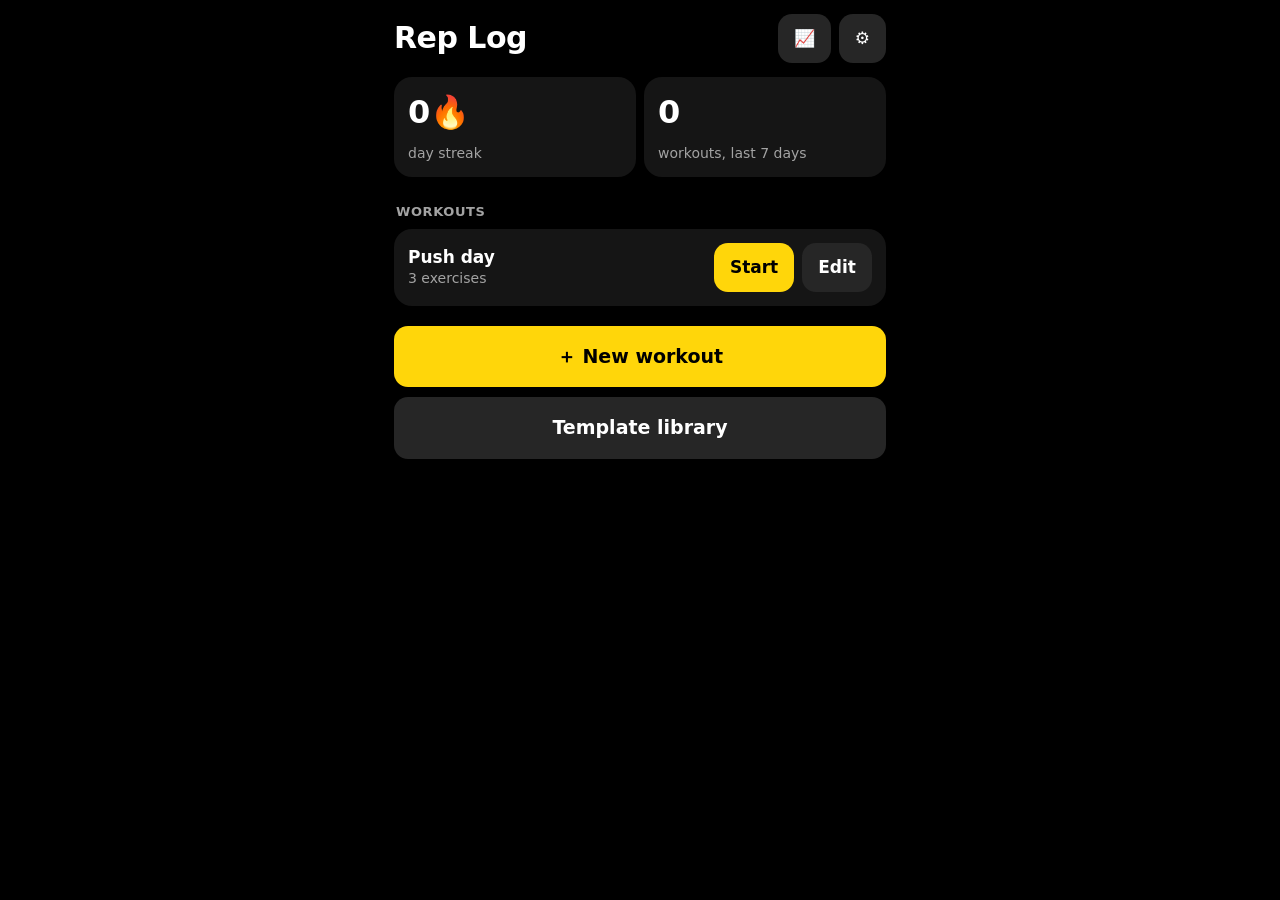
<file: index.html>
<!doctype html>
<html lang="en"><head><meta charset="utf-8">
<meta name="viewport" content="width=device-width, initial-scale=1, viewport-fit=cover">
<meta name="apple-mobile-web-app-capable" content="yes"><meta name="mobile-web-app-capable" content="yes">
<meta name="apple-mobile-web-app-status-bar-style" content="black-translucent"><meta name="theme-color" content="#000000">
<link rel="manifest" href="manifest.json"><link rel="apple-touch-icon" href="icon-192.png">
<title>Rep Log</title>
<style>
:root{color-scheme:dark;--bg:#000;--s:#151515;--s2:#262626;--tx:#fff;--mu:#a3a3a3;--ac:#ffd60a;--rest:#4db2ff;--bad:#ff5a4d;box-sizing:border-box;padding-top:env(safe-area-inset-top,0px);padding-bottom:env(safe-area-inset-bottom,0px)}
html{scroll-padding-top:env(safe-area-inset-top,0px)}
*{box-sizing:border-box;-webkit-tap-highlight-color:transparent}
body{margin:0;background:var(--bg);color:var(--tx);font:17px/1.35 system-ui,-apple-system,"Segoe UI",Roboto,sans-serif}
#app{max-width:520px;margin:0 auto;padding:14px 14px 40px}
header{display:flex;justify-content:space-between;align-items:center;margin-bottom:14px}
h1{font-size:30px;margin:0;font-weight:800;letter-spacing:-.5px}
button{font:inherit;font-weight:700;border:0;border-radius:14px;padding:13px 16px;background:var(--s2);color:var(--tx);cursor:pointer}
button:active{transform:scale(.97)}
button:focus-visible,input:focus-visible,select:focus-visible{outline:3px solid var(--ac);outline-offset:2px}
.ac{background:var(--ac);color:#000}.bad{color:var(--bad)}.ghost{background:transparent;color:var(--mu);padding:10px 12px}
.big{width:100%;padding:18px;font-size:19px;margin-top:10px;background:var(--ac);color:#000}
.big.alt{background:var(--s2);color:var(--tx)}
.card{background:var(--s);border-radius:18px;padding:14px;margin-bottom:10px;display:flex;gap:10px;align-items:center;justify-content:space-between}
.card.col{flex-direction:column;align-items:stretch}
.card small,.mu{color:var(--mu);display:block;font-size:14px;font-weight:500}
.sec{color:var(--mu);font-size:13px;font-weight:700;text-transform:uppercase;letter-spacing:.6px;margin:16px 2px 8px}
.row{display:flex;gap:8px;flex-wrap:wrap}.row>*{flex:1}
.nf{flex:none!important}
input,select{width:100%;font:inherit;color:var(--tx);background:var(--s2);border:0;border-radius:12px;padding:12px}
input.name{font-size:22px;font-weight:700;margin-bottom:12px}
input[type=checkbox]{width:22px;height:22px;accent-color:var(--ac)}
label{font-size:13px;color:var(--mu);font-weight:600;min-width:70px}
label input,label select{margin-top:4px;color:var(--tx);font-size:17px}
.run{min-height:calc(100dvh - 60px);display:flex;flex-direction:column;text-align:center}
.ph{font-size:20px;font-weight:800;margin-top:8px}
.time{font-size:clamp(88px,30vw,170px);font-weight:800;font-variant-numeric:tabular-nums;line-height:1;margin:auto 0}
.bar{height:8px;background:var(--s2);border-radius:4px;overflow:hidden;margin:10px 0}.bar i{display:block;height:100%;width:0;background:currentColor}
.nxt{color:var(--mu);margin:10px 0 14px}
.stat{font-size:32px;font-weight:800}
.dots{display:flex;gap:6px;margin-bottom:10px}
.dot{flex:1;height:36px;border-radius:10px;background:var(--s2);display:grid;place-items:center;font-size:13px;font-weight:700;color:var(--mu)}
.dot.on{background:var(--ac);color:#000}
.chk{display:flex;gap:10px;align-items:center;color:var(--tx);font-size:16px;margin-top:10px}
</style></head><body><div id="app"></div>
<script>
const app=document.getElementById('app'),$=s=>document.querySelector(s);
const esc=s=>String(s).replace(/[&<>"]/g,c=>({'&':'&amp;','<':'&lt;','>':'&gt;','"':'&quot;'}[c]));
const SEED=[{id:1,name:'Push day',days:[],ex:[{n:'Push up',t:'r',v:10,s:3,r:60},{n:'Sit up',t:'r',v:38,s:3,r:60},{n:'L sit hold',t:'t',v:30,s:3,r:60}]}];
const TPL=[
['Push day',[['Push-up','r',12,3,60,'Elbows tucked, body straight'],['Pike push-up','r',8,3,60,'Hips high'],['Bench dip','r',10,3,60,'Shoulders down'],['Plank','t',45,3,45,'Squeeze glutes']]],
['Pull day',[['Pull-up','r',6,3,90,'Chest to bar'],['Inverted row','r',10,3,60,'Body in a line'],['Superman hold','t',30,3,45,'Lift chest and legs'],['Dead hang','t',30,3,60,'Shoulders active']]],
['Leg day',[['Squat','r',15,3,60,'Knees track toes'],['Lunge','r',10,3,60,'Each leg'],['Glute bridge','r',15,3,45,'Pause at top'],['Calf raise','r',20,3,45,'Slow lower'],['Wall sit','t',40,3,45,'Thighs parallel']]]];
const DAYS=['S','M','T','W','T','F','S'],NUMK=['v','s','r','w','p'],uid=()=>Date.now()+Math.floor(Math.random()*1e3);
function load(k,d){try{const v=localStorage.getItem(k);return v?JSON.parse(v):d}catch(e){return d}}
function save(){try{localStorage.setItem('rl_w',JSON.stringify(W));localStorage.setItem('rl_h',JSON.stringify(H));localStorage.setItem('rl_s',JSON.stringify(S))}catch(e){}}
function norm(w){w.days=w.days||[];w.circ=!!w.circ;w.ex=(w.ex||[]).map(e=>Object.assign({n:'',t:'r',v:10,s:3,r:60,w:0,p:0,note:''},e));return w}
let W=load('rl_w',SEED).map(norm),H=load('rl_h',[]),S=Object.assign({voice:'',vol:1,lang:'en-US',beep:1,vib:1,go:1},load('rl_s',{}));
let V='home',ei=0,R=null,tk=null,wl=null,AC=null,DL=null;
const fmt=c=>c>=60?Math.floor(c/60)+':'+String(c%60).padStart(2,'0'):String(c);
const dk=t=>{const d=new Date(t);return d.getFullYear()+'-'+d.getMonth()+'-'+d.getDate()};
const fd=t=>new Date(t).toLocaleDateString(undefined,{weekday:'short',month:'short',day:'numeric'});
/* audio, voice, haptics */
function ac(){try{AC=AC||new(window.AudioContext||window.webkitAudioContext)();AC.resume()}catch(e){}}
function beep(f=880,d=.12){if(!S.beep||!AC)return;try{const o=AC.createOscillator(),g=AC.createGain();o.frequency.value=f;g.gain.value=.25*Math.max(S.vol,.3);o.connect(g);g.connect(AC.destination);o.start();o.stop(AC.currentTime+d)}catch(e){}}
function vib(p){if(S.vib&&navigator.vibrate)try{navigator.vibrate(p)}catch(e){}}
function say(t,q){if(S.vol<=0)return;if(window.TTS){try{const o={text:String(t),locale:S.lang,cancel:!q};if(S.voice)o.identifier=S.voice;const r=TTS.speak(o);if(r&&r.catch)r.catch(()=>{})}catch(e){}return}if(!window.speechSynthesis)return;try{if(!q)speechSynthesis.cancel();const u=new SpeechSynthesisUtterance(String(t));u.volume=S.vol;u.lang=S.lang;const v=speechSynthesis.getVoices().find(x=>x.name==S.voice);if(v)u.voice=v;speechSynthesis.speak(u)}catch(e){}}
let NV=null;
document.addEventListener('deviceready',()=>{if(window.TTS&&TTS.getVoices)TTS.getVoices().then(v=>{NV=v||[];if(V=='set')render()}).catch(()=>{})});
function vlist(){const p=S.lang.slice(0,2).toLowerCase();
 if(window.TTS)return(NV||[]).filter(v=>(v.language||'').toLowerCase().startsWith(p)).map(v=>({id:v.identifier||v.name,name:v.name||v.identifier}));
 return window.speechSynthesis?speechSynthesis.getVoices().filter(v=>v.lang.toLowerCase().startsWith(p)).map(v=>({id:v.name,name:v.name})):[]}
if(window.speechSynthesis)speechSynthesis.onvoiceschanged=()=>{if(V=='set')render()};
/* data helpers */
function last(n){for(let i=H.length-1;i>=0;i--){const s=H[i].sets.filter(x=>x.n==n);if(s.length)return s.reduce((a,b)=>b.v>a.v||(b.v==a.v&&(b.w||0)>(a.w||0))?b:a)}return null}
function stats(){const set=new Set(H.map(h=>dk(h.d)));let d=new Date(),st=0;if(!set.has(dk(d)))d.setDate(d.getDate()-1);while(set.has(dk(d))){st++;d.setDate(d.getDate()-1)}
 const wk=H.filter(h=>h.d>Date.now()-6048e5).length;return{st,wk,set}}
/* workout engine */
function steps(w){const o=[],ex=w.ex;
 if(w.circ){const N=Math.max(...ex.map(e=>e.s||1));for(let r=0;r<N;r++){const a=ex.filter(e=>r<(e.s||1));a.forEach(e=>o.push({k:'w',e,set:r+1}));if(r<N-1)o.push({k:'r',sec:Math.max(...a.map(e=>e.r||0))})}}
 else ex.forEach((e,i)=>{for(let s=1;s<=(e.s||1);s++){o.push({k:'w',e,set:s});if(!(i==ex.length-1&&s==(e.s||1)))o.push({k:'r',sec:e.r})}});
 return o}
function lastSets(n){for(let i=H.length-1;i>=0;i--){const s=H[i].sets.filter(x=>x.n==n);if(s.length)return s}return null}
function suggest(e){const s=lastSets(e.n);if(!s||!s.every(x=>x.v>=(x.tg||e.v)))return e;
 const mv=Math.min(...s.map(x=>x.v)),mw=Math.max(...s.map(x=>x.w||0));
 if(e.t=='t')return{...e,v:mv+5,sug:'You held every set last time: +5 seconds'};
 if(mw>0)return{...e,w:mw+2.5,sug:'You hit every set at '+mw+': try '+(mw+2.5)};
 return{...e,v:mv+1,sug:'You hit every set last time: +1 rep'}}
function begin(w){if(!w.ex.length)return alert('Add an exercise first.');ac();R={w:{...w,ex:w.ex.map(suggest)},i:0,log:[]};R.st=steps(R.w);V='run';
 try{navigator.wakeLock&&navigator.wakeLock.request('screen').then(l=>wl=l).catch(()=>{})}catch(e){}
 clearInterval(tk);tk=setInterval(tick,100);startStep()}
function stopRun(){clearInterval(tk);tk=null;R=null;if(wl){try{wl.release()}catch(e){}wl=null}}
function startStep(){const s=R.st[R.i],now=Date.now();R.c=0;R.b=0;R.fin=0;R.paused=0;
 if(s.k=='r'){if(!s.sec)return advance();R.dur=s.sec*1000;R.end=now+R.dur;say('Rest')}
 else{R.t0=now+(s.e.t=='t'?3500:0);say(s.e.n+', set '+s.set,1)}
 render();tick()}
function advance(){R.i++;R.i>=R.st.length?finish():startStep()}
function logSet(){const s=R.st[R.i],e=s.e;let v,w;
 if(e.t=='t'){v=Math.min(e.v,Math.max(0,Math.round((Date.now()-R.t0)/1000)));w=e.w||0}
 else{v=+$('#lr').value||0;w=+$('#lw').value||0}
 const p=last(e.n),up=!!p&&(v>p.v||(v==p.v&&w>(p.w||0)));
 R.log.push({n:e.n,v,w,up,t:e.t,tg:e.v});beep(900,.1);vib(40);advance()}
function finish(){const log=R.log,nm=R.w.name;stopRun();DL={name:nm,sets:log};
 if(log.length){H.push({id:uid(),d:Date.now(),name:nm,sets:log.map(({n,v,w,t,tg})=>({n,v,w,t,tg}))});save()}
 V='done';say('Workout complete');beep(660,.15);setTimeout(()=>beep(990,.3),200);vib([200,100,200]);render()}
function tick(){if(!R||R.paused)return;const s=R.st[R.i],now=Date.now(),tm=$('#tm'),br=$('#bar');if(!tm)return;
 const bw=x=>br.style.width=Math.max(0,Math.min(1,x))*100+'%';
 if(s.k=='r'){const ms=R.end-now,l=Math.ceil(ms/1000);tm.textContent=fmt(Math.max(l,0));bw(ms/R.dur);
  if(l<=3&&l>0&&R.b!=l){R.b=l;beep();vib(60)}
  if(ms<=0){if(S.go)say('Go!');beep(1200,.3);vib([150,80,150]);advance()}return}
 const e=s.e;
 if(now<R.t0){tm.textContent=Math.ceil((R.t0-now)/1000);bw(0);return}
 const el=(now-R.t0)/1000;
 if(e.t=='t'){const l=Math.ceil(e.v-el);tm.textContent=fmt(Math.max(l,0));bw(el/e.v);
  if(l<=3&&l>0&&R.b!=l){R.b=l;beep();vib(60)}
  if(l<=0){beep(1200,.3);vib([150,80,150]);logSet()}return}
 tm.textContent=e.v;bw(0)}
/* views */
function card(w){const i=W.indexOf(w);return `<div class="card"><div><b>${esc(w.name)}</b><small>${w.ex.length} exercises${w.circ?' · circuit':''}${w.days.length?' · '+w.days.map(d=>DAYS[d]).join(' '):''}</small></div><div class="row nf"><button class="ac" data-a="start" data-i="${i}">Start</button><button data-a="edit" data-i="${i}">Edit</button></div></div>`}
function home(){const td=new Date().getDay(),tw=W.filter(w=>w.days.includes(td)),{st,wk}=stats();
 return `<header><h1>Rep Log</h1><div class="row nf"><button data-a="go" data-v="prog" aria-label="Progress">📈</button><button data-a="go" data-v="set" aria-label="Settings">⚙️</button></div></header>
 <div class="row"><div class="card col"><span class="stat">${st}🔥</span><small>day streak</small></div><div class="card col"><span class="stat">${wk}</span><small>workouts, last 7 days</small></div></div>
 ${tw.length?`<div class="sec">Today</div>`+tw.map(card).join(''):''}
 <div class="sec">Workouts</div>${W.map(card).join('')||'<p class="mu">No workouts yet.</p>'}
 <button class="big" data-a="newW">＋ New workout</button><button class="big alt" data-a="go" data-v="tpl">Template library</button>
 ${H.length?`<div class="sec">Recent</div>`+H.slice(-5).reverse().map(h=>`<div class="card"><div><b>${esc(h.name)}</b><small>${fd(h.d)} · ${h.sets.length} sets</small></div><button class="ghost bad" data-a="delH" data-id="${h.id}" aria-label="Delete session">✕</button></div>`).join(''):''}`}
function edit(){const w=W[ei];return `<header><button class="ghost" data-a="go" data-v="home">‹ Back</button><button class="ghost bad" data-a="delW">Delete workout</button></header>
 <input class="name" data-wk="name" value="${esc(w.name)}" placeholder="Workout name" aria-label="Workout name">
 <div class="card col"><label>Schedule</label><div class="row" style="margin-top:6px">${DAYS.map((d,i)=>`<button class="${w.days.includes(i)?'ac':''}" data-a="day" data-i="${i}" style="padding:10px 0">${d}</button>`).join('')}</div>
 <label class="chk"><input type="checkbox" data-wk="circ" ${w.circ?'checked':''}> Circuit mode: no rest between exercises</label></div>
 ${w.ex.map((e,i)=>`<div class="card col"><div style="display:flex;gap:8px"><input data-i="${i}" data-k="n" value="${esc(e.n)}" placeholder="Exercise name" aria-label="Exercise name"><button class="ghost bad nf" data-a="delEx" data-i="${i}" aria-label="Delete exercise">✕</button></div>
 <div class="row"><label>Type<select data-i="${i}" data-k="t"><option value="r" ${e.t=='r'?'selected':''}>Reps</option><option value="t" ${e.t=='t'?'selected':''}>Hold</option></select></label>
 <label>${e.t=='t'?'Seconds':'Reps'}<input type="number" inputmode="numeric" data-i="${i}" data-k="v" value="${e.v}"></label><label>Sets<input type="number" inputmode="numeric" data-i="${i}" data-k="s" value="${e.s}"></label></div>
 <div class="row"><label>Rest (s)<input type="number" inputmode="numeric" data-i="${i}" data-k="r" value="${e.r}"></label><label>Weight<input type="number" inputmode="decimal" data-i="${i}" data-k="w" value="${e.w}"></label></div>
 <input data-i="${i}" data-k="note" value="${esc(e.note)}" placeholder="Form cue, e.g. elbows tucked" aria-label="Notes"></div>`).join('')}
 <button class="big alt" data-a="addEx">＋ Add exercise</button><button class="big" data-a="go" data-v="home">Save</button>`}
function runV(){const s=R.st[R.i];
 if(s.k=='r'){const n=R.st[R.i+1];return `<div class="run" style="color:var(--rest)"><div class="ph">REST</div><div class="time" id="tm"></div><div class="bar"><i id="bar"></i></div><div class="nxt">Next: ${esc(n.e.n)} · set ${n.set}</div><div class="row"><button data-a="pause">⏸ Pause</button><button data-a="plus">+10s</button><button class="ac" data-a="skip">Skip</button></div><button class="ghost" data-a="quit">End workout</button></div>`}
 const e=s.e,p=last(e.n);
 return `<div class="run"><div class="ph" style="color:var(--ac)">${esc(e.n)} · SET ${s.set}/${e.s}${R.w.circ?' · CIRCUIT':''}</div>${e.note?`<div class="mu">${esc(e.note)}</div>`:''}${e.sug?`<div class="mu" style="color:var(--ac)">↑ ${esc(e.sug)}</div>`:''}<div class="time" id="tm"></div><div class="bar" style="color:var(--ac)"><i id="bar"></i></div>
 ${e.t=='r'?`<div class="row"><label>Reps done<input id="lr" type="number" inputmode="numeric" value="${e.v}"></label><label>Weight<input id="lw" type="number" inputmode="decimal" value="${e.sug?e.w:(p&&p.w!=null?p.w:e.w)}"></label></div>`:''}
 <div class="nxt">${p?'Last time: '+p.v+(e.t=='t'?'s':' reps')+(p.w?' × '+p.w:''):'First time: set the bar'}</div>
 <button class="big" data-a="log">${e.t=='t'?'Done early':'Log set'}</button><div class="row"><button class="ghost" data-a="pause">⏸ Pause</button><button class="ghost" data-a="quit">End workout</button></div></div>`}
function done(){return `<header><h1>Nice work 💪</h1></header><p class="mu">${esc(DL.name)}: ${DL.sets.length} sets logged</p>${DL.sets.map(s=>`<div class="card"><b>${esc(s.n)}</b><span>${s.v}${s.t=='t'?'s':' reps'}${s.w?' × '+s.w:''} ${s.up?'<span style="color:var(--ac)">▲ beat last</span>':''}</span></div>`).join('')}<button class="big" data-a="go" data-v="home">Done</button>`}
function chart(n,p){let b;
 if(p.length<2)b='<div class="mu">Log 2+ sessions to see a chart</div>';
 else{const ys=p.map(q=>q.y),mx=Math.max(...ys),mn=Math.min(...ys),sp=mx-mn||1;
  const pt=p.map((q,i)=>[8+i*284/(p.length-1),70-(q.y-mn)/sp*56]);
  b=`<svg viewBox="0 0 300 80" width="100%" role="img" aria-label="${esc(n)} progress"><polyline fill="none" stroke="#ffd60a" stroke-width="3" stroke-linejoin="round" points="${pt.map(q=>q.join(',')).join(' ')}"/>${pt.map(q=>`<circle cx="${q[0]}" cy="${q[1]}" r="4" fill="#ffd60a"/>`).join('')}</svg>`}
 const l=p[p.length-1],pr=p[p.length-2],d=pr?l.y-pr.y:0;
 return `<div class="card col"><div style="display:flex;justify-content:space-between"><b>${esc(n)}</b><span class="mu">${l.y} total${pr?` (${d>=0?'▲ +':'▼ '}${d})`:''}</span></div>${b}</div>`}
function prog(){const {st,wk,set}=stats(),dots=[];
 for(let i=6;i>=0;i--){const d=new Date();d.setDate(d.getDate()-i);dots.push(`<div class="dot ${set.has(dk(d))?'on':''}">${DAYS[d.getDay()]}</div>`)}
 const names=[...new Set(H.flatMap(h=>h.sets.map(s=>s.n)))];
 const ch=names.map(n=>chart(n,H.map(h=>{const ss=h.sets.filter(s=>s.n==n);return ss.length?{y:ss.reduce((a,s)=>a+s.v,0)}:null}).filter(Boolean).slice(-12)));
 return `<header><button class="ghost" data-a="go" data-v="home">‹ Back</button><h1>Progress</h1></header>
 <div class="row"><div class="card col"><span class="stat">${st}🔥</span><small>day streak</small></div><div class="card col"><span class="stat">${wk}</span><small>this week</small></div></div>
 <div class="dots" aria-label="Last 7 days">${dots.join('')}</div><div class="sec">Per exercise</div>${ch.join('')||'<p class="mu">Finish a workout to see charts.</p>'}`}
function setV(){const vs=vlist();
 const L=[['en-US','English (US)'],['en-GB','English (UK)'],['es-ES','Español'],['fr-FR','Français'],['de-DE','Deutsch'],['it-IT','Italiano'],['pt-BR','Português'],['hi-IN','हिन्दी'],['ja-JP','日本語']];
 return `<header><button class="ghost" data-a="go" data-v="home">‹ Back</button><h1>Settings</h1></header>
 <div class="card col"><label>Language<select data-s="lang">${L.map(l=>`<option value="${l[0]}" ${S.lang==l[0]?'selected':''}>${l[1]}</option>`).join('')}</select></label>
 <label style="margin-top:10px">Voice<select data-s="voice"><option value="">Default</option>${vs.map(v=>`<option value="${esc(v.id)}" ${S.voice==v.id?'selected':''}>${esc(v.name)}</option>`).join('')}</select></label>
 <label style="margin-top:10px">Volume${window.TTS?' (in the app, use your phone’s media volume)':''}<input type="range" min="0" max="1" step="0.1" data-s="vol" value="${S.vol}"></label>
 <label class="chk"><input type="checkbox" data-s="go" ${S.go?'checked':''}> Say “Go!” when rest ends</label>
 <label class="chk"><input type="checkbox" data-s="beep" ${S.beep?'checked':''}> Beeps</label>
 <label class="chk"><input type="checkbox" data-s="vib" ${S.vib?'checked':''}> Vibration</label>
 <button class="big alt" data-a="test">Test voice and sound</button></div>
 <p class="mu">Tip: use your browser’s Share menu → Add to Home Screen for a full-screen shortcut.</p>`}
function tpl(){return `<header><button class="ghost" data-a="go" data-v="home">‹ Back</button><h1>Templates</h1></header>${TPL.map((t,i)=>`<div class="card"><div><b>${t[0]}</b><small>${t[1].map(e=>e[0]).join(', ')}</small></div><button class="ac nf" data-a="useTpl" data-i="${i}">Add</button></div>`).join('')}`}
function render(){app.innerHTML=({home,edit,run:runV,prog,set:setV,tpl,done})[V]()}
/* events */
app.addEventListener('input',e=>{const t=e.target,d=t.dataset;
 if(d.k!==undefined){W[ei].ex[+d.i][d.k]=NUMK.includes(d.k)?(+t.value||0):t.value}
 else if(d.wk){W[ei][d.wk]=t.type=='checkbox'?t.checked:t.value}
 else if(d.s){S[d.s]=t.type=='checkbox'?+t.checked:d.s=='vol'?+t.value:t.value;if(d.s=='lang')S.voice=''}
 else return;
 save();if(t.tagName=='SELECT'&&(d.k=='t'||d.s=='lang'))render()});
app.addEventListener('click',e=>{const b=e.target.closest('[data-a]');if(!b)return;const a=b.dataset.a,i=+b.dataset.i;
 if(a=='start'){begin(W[i]);return}
 if(a=='log'){logSet();return}
 if(a=='pause'){const t=Date.now(),tm=$('#tm');if(R.paused){const d=t-R.pt;if(R.st[R.i].k=='r')R.end+=d;else R.t0+=d;R.paused=0;b.textContent='⏸ Pause';tm.style.opacity=1}else{R.paused=1;R.pt=t;try{window.TTS?TTS.speak({text:'',cancel:true}):speechSynthesis.cancel()}catch(e){}b.textContent='▶ Resume';tm.style.opacity=.35}return}
 if(a=='skip'){advance();return}
 if(a=='plus'){R.end+=1e4;R.dur+=1e4;return}
 if(a=='quit'){if(confirm('End this workout?')){R.log.length?finish():(stopRun(),V='home',render())}return}
 if(a=='go'){V=b.dataset.v;window.scrollTo(0,0)}
 else if(a=='edit'){ei=i;V='edit'}
 else if(a=='newW'){W.push(norm({id:uid(),name:'New workout',ex:[{n:'Push up'}]}));ei=W.length-1;V='edit'}
 else if(a=='delW'){if(confirm('Delete this workout?')){W.splice(ei,1);V='home'}}
 else if(a=='addEx'){W[ei].ex.push(norm({ex:[{}]}).ex[0])}
 else if(a=='delEx'){W[ei].ex.splice(i,1)}
 else if(a=='day'){const d=W[ei].days,k=d.indexOf(i);k<0?d.push(i):d.splice(k,1)}
 else if(a=='useTpl'){const t=TPL[i];W.push(norm({id:uid(),name:t[0],ex:t[1].map(x=>({n:x[0],t:x[1],v:x[2],s:x[3],r:x[4],note:x[5]}))}));ei=W.length-1;V='edit';window.scrollTo(0,0)}
 else if(a=='delH'){if(confirm('Delete this session from history?'))H=H.filter(h=>h.id!=b.dataset.id)}
 else if(a=='test'){ac();say('Rest. 1, 2, 3. Go!');beep();vib(100);return}
 save();render()});
render();
if('serviceWorker' in navigator)navigator.serviceWorker.register('sw.js').catch(()=>{});
</script></body></html>
</file>
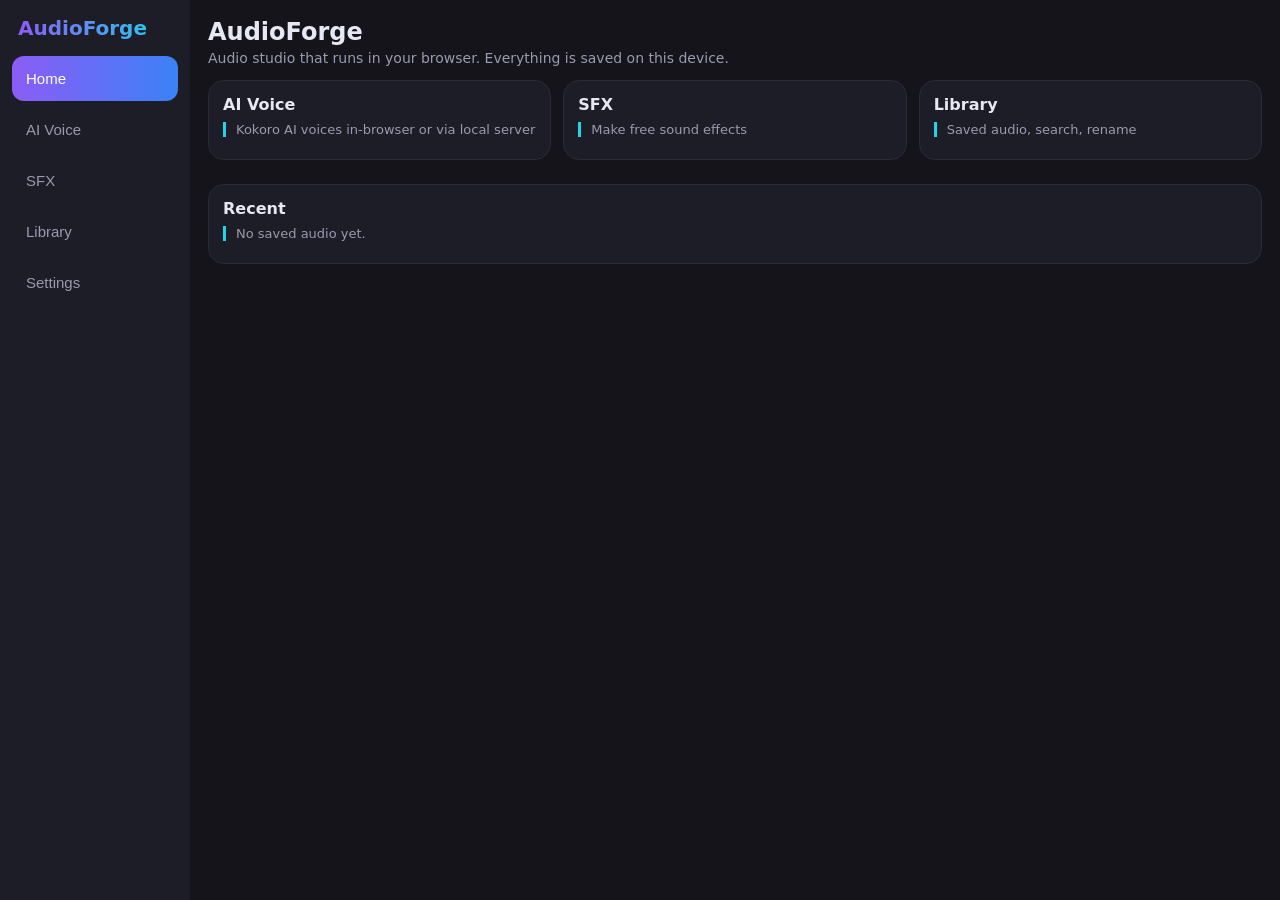
<file: audioforge/index.html>
<!DOCTYPE html><html lang="en" data-theme="dark"><head><meta charset="utf-8"><meta name="viewport" content="width=device-width,initial-scale=1"><meta name="theme-color" content="#14141a"><link rel="manifest" href="manifest.json"><link rel="apple-touch-icon" href="icon-192.png"><title>AudioForge</title><style>
:root{--bg:#14141a;--p:#1d1d27;--p2:#2a2a3a;--t:#e8e8f2;--m:#9a9ab0;--a:#8b5cf6;--c:#22d3ee;--b:#3b82f6}
[data-theme=light]{--bg:#f3f3f8;--p:#fff;--p2:#e6e6f0;--t:#1a1a26;--m:#666680}
*{box-sizing:border-box}body{margin:0;background:var(--bg);color:var(--t);font:16px system-ui,sans-serif;display:flex;height:100vh;height:100dvh}
nav{width:190px;background:var(--p);padding:12px;display:flex;flex-direction:column;gap:6px;overflow:auto;flex:none}
nav b{font-size:20px;background:linear-gradient(90deg,var(--a),var(--c));-webkit-background-clip:text;background-clip:text;color:transparent;margin:4px 6px 10px}
nav button{text-align:left;background:none;border:0;color:var(--m);padding:14px;border-radius:12px;font-size:15px;transition:.2s}
nav button.on{background:linear-gradient(90deg,var(--a),var(--b));color:#fff}
main{flex:1;overflow:auto;padding:18px}.v{max-width:900px;margin:auto;animation:f .3s}@keyframes f{from{opacity:0;transform:translateY(8px)}}
h2{margin:0 0 4px}.sub{color:var(--m);margin:0 0 14px;font-size:14px}
.card{background:var(--p);border-radius:16px;padding:14px;margin-bottom:12px;border:1px solid var(--p2)}
.g{display:grid;grid-template-columns:repeat(auto-fit,minmax(200px,1fr));gap:12px}
label{display:block;font-size:13px;color:var(--m);margin:8px 0 4px}
textarea,input,select{width:100%;background:var(--bg);color:var(--t);border:1px solid var(--p2);border-radius:12px;padding:12px;font:inherit;min-height:48px}
input[type=range]{padding:0;accent-color:var(--a)}textarea{min-height:130px;resize:vertical}input:disabled{opacity:.35}
button.bt{background:linear-gradient(90deg,var(--a),var(--b));color:#fff;border:0;border-radius:12px;padding:14px 18px;font-size:15px;min-height:48px;margin:6px 6px 0 0}
button.bt.s{background:var(--p2);color:var(--t)}button.bt.r{background:#dc2626}button:disabled{opacity:.4}
canvas{width:100%;height:110px;background:var(--bg);border-radius:12px;display:block;margin:8px 0}audio{width:100%;margin-top:6px}
.note{font-size:13px;color:var(--m);border-left:3px solid var(--c);padding-left:10px;margin:8px 0}.row{display:flex;gap:8px;flex-wrap:wrap;align-items:center}
#toast{position:fixed;bottom:80px;left:50%;transform:translateX(-50%);background:#000c;color:#fff;padding:12px 18px;border-radius:12px;opacity:0;pointer-events:none;transition:.3s;max-width:90%;z-index:9}#toast.on{opacity:1}
@media(min-width:900px){.v{max-width:1100px}canvas{height:150px}}
@media(max-width:700px){body{flex-direction:column-reverse}nav{width:100%;flex-direction:row;padding:6px;gap:2px}nav b{display:none}nav button{padding:12px 10px;font-size:13px;white-space:nowrap;text-align:center}}
#dm{position:fixed;inset:0;background:#000a;display:flex;align-items:center;justify-content:center;padding:16px;z-index:20}#dm[hidden]{display:none}#dm .card{width:100%;max-width:420px;margin:0}
</style></head><body>
<nav id="nav"><b>AudioForge</b></nav>
<main>
<section class="v" id="home"><h2>AudioForge</h2><p class="sub">Audio studio that runs in your browser. Everything is saved on this device.</p><div class="g" id="hg"></div><div class="card" style="margin-top:12px"><b>Recent</b><div class="note" id="hs"></div><div id="hr"></div></div></section>

<section class="v" id="voice" hidden><h2>AI Voice Studio</h2><p class="sub">Text to speech</p><div class="card">
<label>Engine</label><select id="ve"><option value="kokoro">Kokoro TTS (in browser, free AI model, ~90 MB first download)</option><option value="server">Local server (Kokoro-FastAPI, OpenAI-compatible)</option><option value="browser">Basic Browser TTS (playback only, not AI quality)</option></select>
<div class="note" id="vnote"></div>
<label>Text <span id="vc">0</span> characters</label><textarea id="vt" placeholder="Type what the voice should say..."></textarea>
<div class="g"><div><label>Voice</label><select id="vv"></select></div><div><label>Style (changes speed)</label><select id="vem"></select></div>
<div><label>Speed <span id="vsl">1.00</span>x</label><input type="range" id="vs" min="0.5" max="2" step="0.05" value="1"></div>
<div><label>Pitch <span id="vpl">1.00</span> (Basic Browser TTS only)</label><input type="range" id="vp" min="0.5" max="2" step="0.05" value="1"></div></div>
<button class="bt" id="vg">Generate speech</button><button class="bt s" id="vx">Stop</button><div class="note" id="vst"></div><div id="vo"></div></div></section>

<section class="v" id="sfx" hidden><h2>Sound Effects</h2><p class="sub">Free retro-style effects made on your device, no download</p><div class="card">
<label>Effect</label><select id="xk"></select>
<div class="g"><div><label>Pitch <span id="xpl">1.00</span>x</label><input type="range" id="xp" min="0.5" max="2" step="0.05" value="1"></div><div><label>Length <span id="xll">1.00</span>x</label><input type="range" id="xl" min="0.5" max="2" step="0.05" value="1"></div></div>
<label class="row"><input type="checkbox" id="xr" style="width:24px;min-height:0"> Randomize a little each time</label>
<button class="bt" id="xg">Generate effect</button><div id="xo"></div></div></section>

<section class="v" id="lib" hidden><h2>My Library</h2><p class="sub">Stored on this device (IndexedDB)</p><div class="card"><div class="g"><input id="lq" placeholder="Search..."><select id="lc"><option value="">All categories</option><option>voice</option><option>sfx</option><option>recording</option><option>imported</option></select></div>
<label>Import audio files</label><input type="file" id="li" accept="audio/*" multiple></div><div id="ll"></div></section>

<section class="v" id="set" hidden><h2>Settings</h2><p class="sub">Preferences</p><div class="card">
<label>Theme</label><select id="st"><option value="dark">Dark</option><option value="light">Light</option></select>
<label>Default download format</label><select id="sfm"><option value="wav">WAV</option><option value="mp3">MP3</option><option value="ogg">OGG</option></select>
<label>Local TTS server URL</label><input id="stts" placeholder="http://localhost:8880">
<div class="note">Every download asks for a file name and format. MP3 and OGG are converted on your device. MP3 loads a small encoder from the internet the first time.</div></div>
<div class="card"><b>Storage</b><div class="note" id="sto">...</div><button class="bt r" id="sclr">Clear library</button></div></section>
</main><div id="dm" hidden><div class="card"><b>Download</b><label>File name</label><input id="dn"><label>Format</label><select id="df"><option value="wav">WAV (lossless, biggest)</option><option value="mp3">MP3</option><option value="ogg">OGG (Opus)</option></select><div class="note" id="dnote"></div><button class="bt" id="dok">Download</button><button class="bt s" id="dcx">Cancel</button></div></div><div id="toast"></div>
<script>
const $=s=>document.querySelector(s),$$=s=>[...document.querySelectorAll(s)];
const S=Object.assign({theme:'dark',tts:'http://localhost:8880'},(()=>{try{return JSON.parse(localStorage.audioforge_s||localStorage.af)}catch{return{}}})());
const save=()=>{try{localStorage.audioforge_s=JSON.stringify(S)}catch{}};
try{navigator.storage&&navigator.storage.persist&&navigator.storage.persist()}catch{}
function toast(m){const t=$('#toast');t.textContent=m;t.classList.add('on');clearTimeout(toast.t);toast.t=setTimeout(()=>t.classList.remove('on'),3800)}
let AC;const ctx=()=>{AC=AC||new(window.AudioContext||window.webkitAudioContext)();if(AC.state==='suspended')AC.resume();return AC};
const decode=async b=>ctx().decodeAudioData(await b.arrayBuffer());
const mmss=s=>String(Math.floor(s/60)).padStart(2,'0')+':'+String(Math.floor(s%60)).padStart(2,'0');
const kb=n=>n>1e6?(n/1e6).toFixed(1)+' MB':Math.round(n/1e3)+' KB';
const ext=b=>/mpeg|mp3/.test(b.type)?'mp3':/wav/.test(b.type)?'wav':/ogg/.test(b.type)?'ogg':/webm/.test(b.type)?'webm':/mp4/.test(b.type)?'m4a':'wav';
function dl(b,name){const a=document.createElement('a');a.href=URL.createObjectURL(b);a.download=name.replace(/\.\w+$/,'')+'.'+ext(b);document.body.appendChild(a);a.click();a.remove();setTimeout(()=>URL.revokeObjectURL(a.href),4000)}
function wav(buf){const n=buf.length,ch=buf.numberOfChannels,sr=buf.sampleRate,o=new DataView(new ArrayBuffer(44+n*ch*2)),w=(p,s)=>[...s].forEach((c,i)=>o.setUint8(p+i,c.charCodeAt(0)));
w(0,'RIFF');o.setUint32(4,36+n*ch*2,true);w(8,'WAVEfmt ');o.setUint32(16,16,true);o.setUint16(20,1,true);o.setUint16(22,ch,true);o.setUint32(24,sr,true);o.setUint32(28,sr*ch*2,true);o.setUint16(32,ch*2,true);o.setUint16(34,16,true);w(36,'data');o.setUint32(40,n*ch*2,true);
const d=[];for(let c=0;c<ch;c++)d.push(buf.getChannelData(c));let p=44;for(let i=0;i<n;i++)for(let c=0;c<ch;c++){const s=Math.max(-1,Math.min(1,d[c][i]));o.setInt16(p,s<0?s*32768:s*32767,true);p+=2}return new Blob([o],{type:'audio/wav'})}
function wave(cv,buf){const w=cv.width=cv.clientWidth*2,h=cv.height=cv.clientHeight*2,g=cv.getContext('2d'),d=buf.getChannelData(0),st=Math.max(1,Math.floor(d.length/w));
g.clearRect(0,0,w,h);const gr=g.createLinearGradient(0,0,w,0);gr.addColorStop(0,'#8b5cf6');gr.addColorStop(1,'#22d3ee');g.fillStyle=gr;
for(let x=0;x<w;x++){let mn=1,mx=-1;for(let i=0;i<st;i++){const v=d[x*st+i]||0;if(v<mn)mn=v;if(v>mx)mx=v}g.fillRect(x,(1-mx)*h/2,1,Math.max(1,(mx-mn)*h/2))}}
/* IndexedDB */
const db=new Promise((res,rej)=>{const r=indexedDB.open('audioforge',1);r.onupgradeneeded=()=>r.result.createObjectStore('lib',{keyPath:'id'});r.onsuccess=()=>res(r.result);r.onerror=()=>rej(r.error)});
const tx=async(m,f)=>{const d=await db;return new Promise((res,rej)=>{const t=d.transaction('lib',m),q=f(t.objectStore('lib'));t.oncomplete=()=>res(q.result);t.onerror=()=>rej(t.error)})};
const put=x=>tx('readwrite',s=>s.put(x)),del=id=>tx('readwrite',s=>s.delete(id)),all=()=>tx('readonly',s=>s.getAll()),clr=()=>tx('readwrite',s=>s.clear());
async function addLib(b,name,cat){let dur=0;try{dur=(await decode(b)).duration}catch{}try{await put({id:Date.now()+'-'+Math.random().toString(36).slice(2),name,cat,blob:b,dur,size:b.size,date:Date.now()});toast('Saved to library')}catch(e){toast('Could not save: '+e.message)}}
/* navigation */
const V=[['home','Home'],['voice','AI Voice'],['sfx','SFX'],['lib','Library'],['set','Settings']];let cur='home';
V.forEach(([id,l])=>{const b=document.createElement('button');b.textContent=l;b.dataset.v=id;b.onclick=()=>show(id);$('#nav').appendChild(b)});
V.slice(1,4).forEach(([id,l],i)=>{const c=document.createElement('div');c.className='card';c.innerHTML='<b></b><div class="note"></div>';c.querySelector('b').textContent=l;c.querySelector('.note').textContent=['Kokoro AI voices in-browser or via local server','Make free sound effects','Saved audio, search, rename'][i];c.onclick=()=>show(id);$('#hg').appendChild(c)});
function show(id,np){if(!np&&id!==cur)history.pushState({v:id},'');cur=id;$$('.v').forEach(x=>x.hidden=x.id!==id);$$('nav button').forEach(b=>b.classList.toggle('on',b.dataset.v===id));if(id==='lib')renderLib();if(id==='set')storage();if(id==='home')homeInfo();$('main').scrollTop=0}
history.replaceState({v:'home'},'');
window.onpopstate=e=>{if(!$('#dm').hidden){$('#dm').hidden=true;return}show((e.state&&e.state.v)||'home',1)};
async function homeInfo(){let t='';$('#hr').innerHTML='';try{const e=await navigator.storage.estimate(),l=(await all()).sort((a,b)=>b.date-a.date);t=l.length?l.length+' files, '+kb(e.usage)+' used':'No saved audio yet.';l.slice(0,3).forEach(i=>{const d=document.createElement('div');d.className='note';d.textContent=i.name+' | '+i.cat;$('#hr').appendChild(d)})}catch{}$('#hs').textContent=t}
/* result box */
function out(box,b,cat,name){box.innerHTML='';const cv=document.createElement('canvas'),au=document.createElement('audio'),r=document.createElement('div');au.controls=true;au.src=URL.createObjectURL(b);box.append(cv,au,r);
[['Download','bt',()=>dlg(b,name)],['Save to library','bt s',async()=>{const n=prompt('Name this audio',name);if(n===null)return;await addLib(b,n.trim()||name,cat)}]].forEach(([t,c,f])=>{const x=document.createElement('button');x.className=c;x.textContent=t;x.onclick=f;r.appendChild(x)});
decode(b).then(buf=>wave(cv,buf)).catch(()=>{cv.remove()})}
/* VOICE */
const HAS='speechSynthesis' in window&&typeof SpeechSynthesisUtterance!=='undefined',TV=()=>HAS?speechSynthesis.getVoices():[];
const EM={Neutral:[1,1],Happy:[1.1,1.2],Angry:[1.1,.8],Sad:[.85,.8],Scary:[.8,.6],Calm:[.9,1],Excited:[1.25,1.3],Narrator:[.95,.9]};
Object.keys(EM).forEach(k=>$('#vem').add(new Option(k,k)));
const KV=[['af_heart','Heart (female, US)'],['af_bella','Bella (female, US)'],['af_nicole','Nicole (female, US, soft)'],['af_sarah','Sarah (female, US)'],['af_sky','Sky (female, US)'],['bf_emma','Emma (female, UK)'],['bf_isabella','Isabella (female, UK)'],['am_adam','Adam (male, US)'],['am_michael','Michael (male, US)'],['bm_george','George (male, UK)'],['bm_lewis','Lewis (male, UK)']];
function voices(){const e=$('#ve').value,s=$('#vv');s.innerHTML='';if(e==='browser')TV().forEach((v,i)=>s.add(new Option(v.name+' ('+v.lang+')',i)));else KV.forEach(([v,l])=>s.add(new Option(l,v)));$('#vp').disabled=e!=='browser';
$('#vnote').textContent={kokoro:'Runs the open-source Kokoro-82M model on your device (WASM). First use downloads the model, then your browser caches it. Needs internet once. Style only changes speed; Kokoro has no emotion control.',server:'Uses a Kokoro-FastAPI server, e.g. Docker image ghcr.io/remsky/kokoro-fastapi-cpu on port 8880. URL is in Settings.',browser:'Basic Browser TTS: your device voices, much lower quality than AI voices. It can only be played, the browser does not allow saving its audio. Style changes speed and pitch.'}[e]}
const dr=()=>{S.dr={t:$('#vt').value,e:$('#ve').value,v:$('#vv').value,s:$('#vs').value,m:$('#vem').value};save()};
$('#ve').onchange=()=>{voices();dr()};if(HAS)speechSynthesis.onvoiceschanged=()=>$('#ve').value==='browser'&&voices();voices();
$('#vt').oninput=()=>{$('#vc').textContent=$('#vt').value.length;dr()};$('#vs').oninput=()=>{$('#vsl').textContent=(+$('#vs').value).toFixed(2);dr()};$('#vp').oninput=()=>$('#vpl').textContent=(+$('#vp').value).toFixed(2);
$('#vv').onchange=dr;$('#vem').onchange=dr;
if(S.dr){$('#ve').value=S.dr.e||'kokoro';voices();$('#vt').value=S.dr.t||'';$('#vv').value=S.dr.v;$('#vs').value=S.dr.s||1;$('#vem').value=S.dr.m||'Neutral';$('#vc').textContent=$('#vt').value.length;$('#vsl').textContent=(+$('#vs').value).toFixed(2)}
let K,PL='';async function kokoro(){if(K)return K;const{KokoroTTS}=await import('https://cdn.jsdelivr.net/npm/kokoro-js@1.2.1/+esm');
K=await KokoroTTS.from_pretrained('onnx-community/Kokoro-82M-v1.0-ONNX',{dtype:'q8',device:'wasm',progress_callback:p=>{if(p.status==='progress'&&p.file)$('#vst').textContent=PL+'Downloading model: '+p.file.split('/').pop()+' '+Math.round(p.progress)+'%'}});return K}
const KWC=`import {KokoroTTS} from 'https://cdn.jsdelivr.net/npm/kokoro-js@1.2.1/+esm';let t;onmessage=async e=>{try{if(!t)t=await KokoroTTS.from_pretrained('onnx-community/Kokoro-82M-v1.0-ONNX',{dtype:'q8',device:'wasm',progress_callback:p=>{if(p.status==='progress'&&p.file)postMessage({p:'Downloading model: '+p.file.split('/').pop()+' '+Math.round(p.progress)+'%'})}});postMessage({p:'Generating... (tap Stop to cancel)'});const a=await t.generate(e.data.text,{voice:e.data.voice,speed:e.data.speed});postMessage({blob:a.toBlob()})}catch(x){postMessage({err:String(x&&x.message||x)})}}`;
let KW,KJ;
function kStop(){if(KW){KW.terminate();KW=null}if(KJ){const j=KJ;KJ=null;j.rej(new Error('Stopped'))}}
async function kMain(text,voice,speed){const t=await kokoro();$('#vst').textContent=PL+'Generating... (this page may pause)';await new Promise(r=>setTimeout(r,80));return(await t.generate(text,{voice,speed})).toBlob()}
function kGen(text,voice,speed){return new Promise((res,rej)=>{KJ={res,rej};const st=$('#vst');
if(!KW){try{KW=new Worker(URL.createObjectURL(new Blob([KWC],{type:'text/javascript'})),{type:'module'});
KW.onmessage=e=>{const d=e.data;if(d.p)st.textContent=PL+d.p;else if(d.err){const j=KJ;KJ=null;j&&j.rej(new Error(d.err))}else if(d.blob){const j=KJ;KJ=null;j&&j.res(d.blob)}};
KW.onerror=()=>{KW=null;if(KJ){const j=KJ;KJ=null;kMain(text,voice,speed).then(j.res,j.rej)}}}catch(x){KW=null;KJ=null;kMain(text,voice,speed).then(res,rej);return}}
KW.postMessage({text,voice,speed})})}
const chunks=t=>{const s=t.match(/[^.!?\n]+[.!?]*\s*/g)||[t],o=[];let c='';s.forEach(x=>{if((c+x).length>280&&c){o.push(c.trim());c=''}c+=x});if(c.trim())o.push(c.trim());return o};
async function join(bs){const bf=[];for(const x of bs)bf.push(await decode(x));const n=bf.reduce((a,x)=>a+x.length,0),o=ctx().createBuffer(1,n,bf[0].sampleRate);let p=0;bf.forEach(x=>{o.getChannelData(0).set(x.getChannelData(0),p);p+=x.length});return wav(o)}
$('#vx').onclick=()=>{HAS&&speechSynthesis.cancel();kStop()};
$('#vg').onclick=async()=>{const text=$('#vt').value.trim();if(!text)return toast('Type some text first');const e=$('#ve').value,em=EM[$('#vem').value],sp=Math.min(2,Math.max(.5,+$('#vs').value*em[0])),btn=$('#vg'),st=$('#vst');btn.disabled=true;$('#vo').innerHTML='';let wl;try{wl=await navigator.wakeLock.request('screen')}catch{}
try{if(e==='browser'){if(!HAS)throw new Error('Basic Browser TTS does not exist in this browser. Choose Kokoro.');const u=new SpeechSynthesisUtterance(text),v=TV()[$('#vv').value];if(v)u.voice=v;u.rate=sp;u.pitch=Math.min(2,+$('#vp').value*em[1]);speechSynthesis.cancel();speechSynthesis.speak(u);st.textContent='Playing with Basic Browser TTS (no file can be saved).'}
else{let b;if(e==='kokoro'){const cs=chunks(text),bs=[];for(let i=0;i<cs.length;i++){PL=cs.length>1?'Part '+(i+1)+'/'+cs.length+' | ':'';st.textContent=PL+'Loading model...';bs.push(await kGen(cs[i],$('#vv').value,sp))}PL='';b=bs.length>1?await join(bs):bs[0]}
else{st.textContent='Contacting server...';const r=await fetch(S.tts.replace(/\/$/,'')+'/v1/audio/speech',{method:'POST',headers:{'Content-Type':'application/json'},body:JSON.stringify({model:'kokoro',input:text,voice:$('#vv').value,speed:sp,response_format:'wav'})});if(!r.ok)throw new Error('Server replied '+r.status);b=await r.blob()}
st.textContent='Done.';out($('#vo'),b,'voice','voice-'+Date.now())}}
catch(x){PL='';const q=x.message==='Stopped';st.textContent=q?'Stopped.':'';if(!q)toast('Voice failed: '+x.message);console.error(x)}try{wl&&wl.release()}catch{}btn.disabled=false};
/* SFX */
const SF={laser:{w:'sawtooth',f:[1800,150],d:.3},coin:{w:'square',f:[988,988],s:[1,1.34],d:.25},jump:{w:'square',f:[250,700],d:.25},powerup:{w:'square',f:[330,330],s:[1,1.25,1.5,2],d:.4},hit:{w:'square',f:[300,60],d:.15,n:.4},explosion:{n:1,lp:[2500,80],d:1},whoosh:{n:1,lp:[200,4000],d:.6},beep:{w:'sine',f:[880,880],d:.2},siren:{w:'sine',f:[600,1200],d:.8},blip:{w:'square',f:[1200,1200],d:.06}};
Object.keys(SF).forEach(k=>$('#xk').add(new Option(k[0].toUpperCase()+k.slice(1),k)));
$('#xp').oninput=()=>$('#xpl').textContent=(+$('#xp').value).toFixed(2);$('#xl').oninput=()=>$('#xll').textContent=(+$('#xl').value).toFixed(2);
async function sfx(k,pi,le,rd){const P=SF[k],sr=44100,d=P.d*le,o=new OfflineAudioContext(1,Math.ceil(sr*d),sr),g=o.createGain(),r=()=>1+(rd?(Math.random()-.5)*.4:0);
g.gain.setValueAtTime(0,0);g.gain.linearRampToValueAtTime(.8,.01);g.gain.exponentialRampToValueAtTime(.001,d);g.connect(o.destination);
if(P.w){const s=o.createOscillator(),a=P.f[0]*pi*r(),b=P.f[1]*pi*r();s.type=P.w;
if(P.s)P.s.forEach((m,i)=>s.frequency.setValueAtTime(a*m,d*i/P.s.length));else{s.frequency.setValueAtTime(a,0);s.frequency.exponentialRampToValueAtTime(b,d)}s.connect(g);s.start()}
if(P.n){const nb=o.createBuffer(1,o.length,sr),x=nb.getChannelData(0);for(let i=0;i<x.length;i++)x[i]=(Math.random()*2-1)*P.n;const s=o.createBufferSource();s.buffer=nb;
if(P.lp){const f=o.createBiquadFilter();f.type='lowpass';f.frequency.setValueAtTime(P.lp[0]*pi*r(),0);f.frequency.exponentialRampToValueAtTime(P.lp[1],d);s.connect(f);f.connect(g)}else s.connect(g);s.start()}
return o.startRendering()}
$('#xg').onclick=async()=>{const k=$('#xk').value;try{out($('#xo'),wav(await sfx(k,+$('#xp').value,+$('#xl').value,$('#xr').checked)),'sfx',k+'-'+Date.now().toString().slice(-4))}catch(x){toast('Failed: '+x.message)}};
/* OGG */
const CT=(()=>{const t=[];for(let i=0;i<256;i++){let c=i<<24;for(let k=0;k<8;k++)c=c&0x80000000?(c<<1)^0x4C11DB7:c<<1;t.push(c>>>0)}return t})();
const crc=u=>{let c=0;for(let i=0;i<u.length;i++)c=((c<<8)^CT[((c>>>24)^u[i])&255])>>>0;return c};
function page(flag,gran,ser,seq,pk){const segs=[];pk.forEach(p=>{let n=p.length;while(n>=255){segs.push(255);n-=255}segs.push(n)});const u=new Uint8Array(27+segs.length+pk.reduce((a,p)=>a+p.length,0)),v=new DataView(u.buffer);u.set([79,103,103,83,0,flag]);v.setUint32(6,gran%4294967296,true);v.setUint32(10,Math.floor(gran/4294967296),true);v.setUint32(14,ser,true);v.setUint32(18,seq,true);u[26]=segs.length;u.set(segs,27);let o=27+segs.length;pk.forEach(p=>{u.set(p,o);o+=p.length});v.setUint32(22,crc(u),true);return u}
function oggFile(pk,ch,total){const PRE=312,ser=Math.floor(Math.random()*2147483647),head=new Uint8Array(19),hv=new DataView(head.buffer);head.set([79,112,117,115,72,101,97,100,1,ch]);hv.setUint16(10,PRE,true);hv.setUint32(12,48000,true);
const vn=new TextEncoder().encode('AudioForge'),tg=new Uint8Array(16+vn.length);tg.set([79,112,117,115,84,97,103,115]);new DataView(tg.buffer).setUint32(8,vn.length,true);tg.set(vn,12);
const parts=[page(2,0,ser,0,[head]),page(0,0,ser,1,[tg])];let seq=2,gran=PRE,grp=[],sc=0;const ns=p=>Math.floor(p.length/255)+1,fl=last=>{parts.push(page(last?4:0,last?Math.min(PRE+total,gran):gran,ser,seq++,grp));grp=[];sc=0};
pk.forEach(([u,s])=>{if(grp.length&&(sc+ns(u)>250||grp.length>=25))fl(false);grp.push(u);sc+=ns(u);gran+=s});if(grp.length)fl(true);return new Blob(parts,{type:'audio/ogg'})}
async function rs(buf,sr){if(buf.sampleRate===sr&&buf.numberOfChannels<=2)return buf;const o=new OfflineAudioContext(Math.min(2,buf.numberOfChannels),Math.ceil(buf.duration*sr),sr),s=o.createBufferSource();s.buffer=buf;s.connect(o.destination);s.start();return o.startRendering()}
async function ogg(buf){if(!window.AudioEncoder||!window.AudioData)throw new Error('This browser cannot make OGG. Use Chrome, or choose WAV or MP3.');buf=await rs(buf,48000);const ch=buf.numberOfChannels,cfg={codec:'opus',sampleRate:48000,numberOfChannels:ch,bitrate:ch>1?96000:64000};
if(!(await AudioEncoder.isConfigSupported(cfg)).supported)throw new Error('Opus encoding is not supported on this device');
const pk=[],err=[],enc=new AudioEncoder({output:c=>{const u=new Uint8Array(c.byteLength);c.copyTo(u);pk.push([u,Math.round((c.duration||20000)*48/1000)])},error:e=>err.push(e)});enc.configure(cfg);const d=[];for(let i=0;i<ch;i++)d.push(buf.getChannelData(i));
for(let i=0;i<buf.length;i+=960){const n=Math.min(960,buf.length-i),a=new Float32Array(n*ch);for(let c=0;c<ch;c++)a.set(d[c].subarray(i,i+n),c*n);const ad=new AudioData({format:'f32-planar',sampleRate:48000,numberOfFrames:n,numberOfChannels:ch,timestamp:Math.round(i/48*1000),data:a});enc.encode(ad);ad.close();while(enc.encodeQueueSize>40&&!err.length)await new Promise(r=>setTimeout(r,5));if(err.length)throw err[0]}
await enc.flush();if(err.length)throw err[0];enc.close();return oggFile(pk,ch,buf.length)}
async function mp3(buf){if(!window.lamejs)await new Promise((r,j)=>{const s=document.createElement('script');s.src='https://cdnjs.cloudflare.com/ajax/libs/lamejs/1.2.1/lame.min.js';s.onload=r;s.onerror=()=>j(new Error('Could not load the MP3 encoder. Check your internet.'));document.head.appendChild(s)});
buf=await rs(buf,44100);const ch=Math.min(2,buf.numberOfChannels),enc=new lamejs.Mp3Encoder(ch,44100,128),cv=x=>{const o=new Int16Array(x.length);for(let i=0;i<x.length;i++){const v=Math.max(-1,Math.min(1,x[i]));o[i]=v<0?v*32768:v*32767}return o},L=cv(buf.getChannelData(0)),Rr=ch>1?cv(buf.getChannelData(1)):null,p=[];
for(let i=0;i<L.length;i+=1152){const a=ch>1?enc.encodeBuffer(L.subarray(i,i+1152),Rr.subarray(i,i+1152)):enc.encodeBuffer(L.subarray(i,i+1152));if(a.length)p.push(new Uint8Array(a))}const e=enc.flush();if(e.length)p.push(new Uint8Array(e));return new Blob(p,{type:'audio/mpeg'})}
let DG;
function dlg(b,name){DG={b};$('#dn').value=name;$('#df').value=S.fmt||'wav';$('#dnote').textContent='';$('#dok').disabled=false;$('#dm').hidden=false;history.pushState({v:cur,dlg:1},'')}
function closeDlg(){$('#dm').hidden=true;if(history.state&&history.state.dlg)history.back()}
$('#dcx').onclick=closeDlg;$('#dm').onclick=e=>{if(e.target.id==='dm')closeDlg()};
$('#dok').onclick=async()=>{const f=$('#df').value,n=($('#dn').value.trim()||'audio').replace(/[\\\/:*?"<>|]+/g,'_'),btn=$('#dok'),nt=$('#dnote');btn.disabled=true;nt.textContent='Converting...';
try{let o;if(f==='wav'&&/wav/.test(DG.b.type))o=DG.b;else{const buf=await decode(DG.b);o=f==='wav'?wav(buf):f==='mp3'?await mp3(buf):await ogg(buf)}S.fmt=f;save();dl(o,n+'.'+f);closeDlg()}catch(x){nt.textContent='Failed: '+x.message;console.error(x)}btn.disabled=false};
/* LIBRARY */
let urls=[];
async function renderLib(){const q=$('#lq').value.toLowerCase(),c=$('#lc').value,box=$('#ll');urls.forEach(URL.revokeObjectURL);urls=[];box.innerHTML='';
const l=(await all()).filter(i=>(!c||i.cat===c)&&i.name.toLowerCase().includes(q)).sort((a,b)=>b.date-a.date);if(!l.length){box.innerHTML='<div class="note">Nothing here yet.</div>';return}
l.forEach(i=>{const d=document.createElement('div'),t=document.createElement('b'),m=document.createElement('div'),a=document.createElement('audio'),r=document.createElement('div');t.textContent=i.name;m.className='note';m.textContent=i.cat+' | '+mmss(i.dur)+' | '+kb(i.size);a.controls=true;const u=URL.createObjectURL(i.blob);urls.push(u);a.src=u;
[['Rename','bt s',async()=>{const n=prompt('New name',i.name);if(n&&n.trim()){i.name=n.trim();await put(i);renderLib()}}],['Download','bt s',()=>dlg(i.blob,i.name)],['Delete','bt r',async()=>{if(confirm('Delete "'+i.name+'"?')){await del(i.id);renderLib()}}]].forEach(([n,cl,f])=>{const b=document.createElement('button');b.className=cl;b.textContent=n;b.onclick=f;r.appendChild(b)});
d.className='card';d.append(t,m,a,r);box.appendChild(d)})}
$('#lq').oninput=renderLib;$('#lc').onchange=renderLib;
$('#li').onchange=async e=>{for(const f of e.target.files)await addLib(f,f.name.replace(/\.\w+$/,''),'imported');e.target.value='';renderLib()};
/* SETTINGS */
async function storage(){let t='Not available in this browser.';try{const e=await navigator.storage.estimate(),n=(await all()).length;t=n+' files, using '+kb(e.usage)+' of about '+kb(e.quota)}catch{}$('#sto').textContent=t}
function applySet(){document.documentElement.dataset.theme=S.theme;$('#st').value=S.theme;$('#sfm').value=S.fmt||'wav';$('#stts').value=S.tts}
$('#st').onchange=()=>{S.theme=$('#st').value;save();applySet()};$('#sfm').onchange=()=>{S.fmt=$('#sfm').value;save()};$('#stts').oninput=()=>{S.tts=$('#stts').value.trim();save()};
$('#sclr').onclick=async()=>{if(confirm('Delete every saved file in the library?')){await clr();storage();toast('Library cleared')}};
if('serviceWorker' in navigator&&location.protocol.startsWith('http'))navigator.serviceWorker.register('sw.js').catch(()=>{});
applySet();show('home',1);
</script></body></html>
</file>
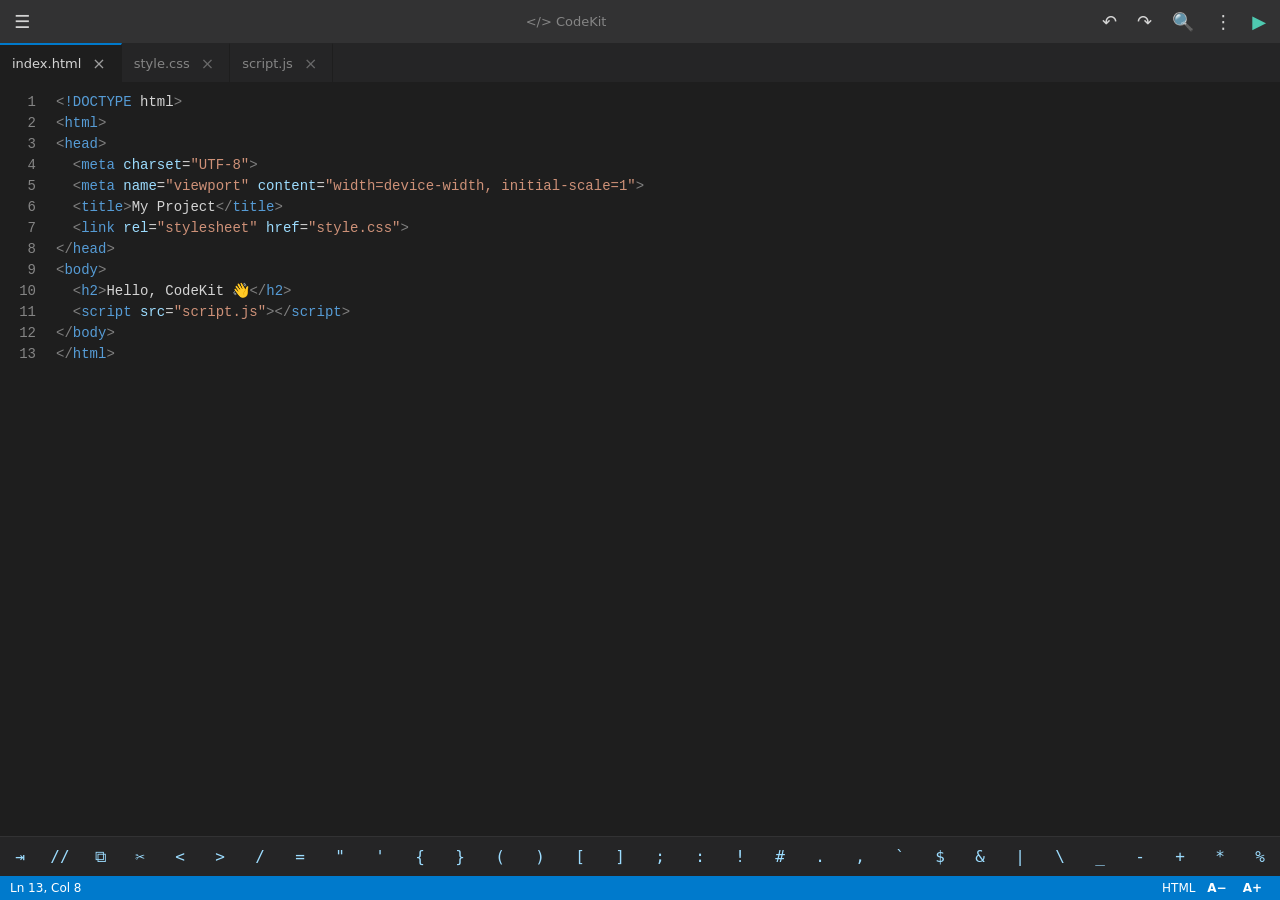
<file: codekit/index.html>
<!DOCTYPE html>
<html lang="en">
<head>
<meta charset="UTF-8">
<meta name="viewport" content="width=device-width, initial-scale=1, maximum-scale=1, user-scalable=no">
<meta name="theme-color" content="#1e1e1e">
<link rel="manifest" href="manifest.json">
<link rel="apple-touch-icon" href="icon-192.png">
<title>CodeKit</title>
<style>
:root{--fs:14px}
*{box-sizing:border-box;-webkit-tap-highlight-color:transparent}
body{margin:0;height:100dvh;display:flex;flex-direction:column;background:var(--bg);color:var(--fg);font:14px system-ui,-apple-system,sans-serif;overflow:hidden}
body.sp{padding-top:40dvh}
button{border:0;background:none;color:inherit;font:inherit;cursor:pointer;user-select:none}
button:active{opacity:.6}
#top,#pb{display:flex;align-items:center;background:var(--bg3);padding:2px 4px;flex-shrink:0}
.brand{flex:1;text-align:center;font-size:13px;color:var(--mut);white-space:nowrap;overflow:hidden;text-overflow:ellipsis}
.ib{font-size:18px;padding:9px 10px;border-radius:6px}
#tabs{display:flex;overflow-x:auto;background:var(--bg2);flex-shrink:0;scrollbar-width:none}
#tabs::-webkit-scrollbar,#qb::-webkit-scrollbar,#ac::-webkit-scrollbar{display:none}
.tab{display:flex;align-items:center;gap:8px;padding:9px 12px;font-size:13px;white-space:nowrap;border-right:1px solid var(--bg);color:var(--mut);background:var(--bg2);border-top:2px solid transparent}
.tab.on{background:var(--bg);color:var(--fg);border-top-color:var(--acc)}
.tab b{font-weight:400;padding:0 3px;opacity:.7;font-size:16px}
#find{display:none;background:var(--bg2);padding:6px;gap:4px;flex-wrap:wrap;flex-shrink:0}
#find.on{display:flex}
#find input,#cin{background:var(--bg3);border:1px solid var(--mut);color:var(--fg)}
#find input{flex:1 1 40%;min-width:0;padding:7px;border-radius:4px;font-size:14px}
#find button{background:var(--bg3);padding:7px 10px;border-radius:4px;font-size:13px}
#ed{flex:1;display:flex;min-height:0}
#gut,#hl,#ta{font:var(--fs)/1.5 Menlo,Consolas,"Courier New",monospace;padding:10px 10px 80px;tab-size:2;white-space:pre;letter-spacing:0}
#gut{margin:0;width:46px;flex-shrink:0;overflow:hidden;text-align:right;color:var(--mut)}
#wr{flex:1;position:relative;min-width:0}
#hl,#ta{position:absolute;inset:0;margin:0;border:0;width:100%;height:100%}
#hl{overflow:hidden;pointer-events:none;color:var(--fg)}
#ta{background:transparent;color:transparent;-webkit-text-fill-color:transparent;caret-color:var(--fg);resize:none;outline:0;overflow:auto;-webkit-appearance:none;appearance:none;border-radius:0}
#ta::selection{background:#4a8fd855}
.c{color:var(--c)}.s{color:var(--s)}.k{color:var(--k)}.n{color:var(--n)}.f{color:var(--f)}.a{color:var(--a)}.t{color:var(--t)}.p{color:var(--p)}
#ac{display:none;overflow-x:auto;background:var(--bg2);border-top:1px solid var(--bg3);flex-shrink:0;scrollbar-width:none}
#ac.on{display:flex}
#ac button{flex-shrink:0;padding:8px 12px;font:13px monospace;color:var(--fg);border-right:1px solid var(--bg3)}
#qb{display:flex;overflow-x:auto;background:var(--bg2);border-top:1px solid var(--bg3);flex-shrink:0;scrollbar-width:none}
#qb button{flex-shrink:0;min-width:40px;padding:10px 8px;font:16px monospace;color:var(--a)}
#sb{display:flex;justify-content:space-between;align-items:center;background:var(--acc);color:var(--af);font-size:12px;padding:3px 10px;flex-shrink:0}
#sb button{padding:2px 8px;font-weight:700}
.ov{position:fixed;inset:0;z-index:50;display:none}
.ov.on{display:flex}
#dr aside{width:80%;max-width:320px;background:var(--bg2);display:flex;flex-direction:column;overflow:auto}
#dback,#shb{flex:1;background:#0008}
.dh{display:flex;justify-content:space-between;align-items:center;padding:12px;font-size:12px;letter-spacing:1px;color:var(--mut)}
.dh button{font-size:17px;padding:2px 8px}
.fr{display:flex;align-items:center;gap:8px;padding:10px 12px;font-size:14px}
.fr.on{background:var(--bg3);color:var(--fg)}
.fr span.nm{flex:1;overflow:hidden;text-overflow:ellipsis}
.ic{font:700 11px monospace;width:22px;text-align:center}
#sh{flex-direction:column;z-index:60}
#shp{background:var(--bg2);max-height:75dvh;display:flex;flex-direction:column;border-radius:14px 14px 0 0;padding-bottom:env(safe-area-inset-bottom)}
#shl{overflow:auto}
.it{display:flex;justify-content:space-between;align-items:center;width:100%;padding:14px 16px;text-align:left;border-top:1px solid var(--bg3);font-size:15px;white-space:pre}
.it small{color:var(--mut);font-size:12px;margin-left:12px}
#pv{flex-direction:column;background:var(--bg);overflow-x:auto}
#pv.sp{inset:0 0 auto 0;height:40dvh;border-bottom:2px solid var(--acc)}
#pv iframe{flex:1;border:0;background:#fff;width:100%;min-height:0;align-self:flex-start;margin:0 auto}
#cw{display:none;height:38%;flex-direction:column;border-top:2px solid var(--acc);font:12px monospace}
#cw.on{display:flex}
#cl{flex:1;overflow:auto;padding:6px}
.l{padding:3px 0;border-bottom:1px solid var(--bg3);white-space:pre-wrap;word-break:break-all}
.l.error{color:#f48771}.l.warn{color:#cca700}.l.in{color:#6a9955}
#cin{border:0;border-top:1px solid var(--bg3);padding:10px;font:13px monospace;outline:0}
#toast{position:fixed;bottom:90px;left:50%;transform:translateX(-50%);background:var(--bg2);color:var(--fg);border:1px solid var(--mut);padding:8px 14px;border-radius:18px;font-size:12px;opacity:0;pointer-events:none;transition:opacity .3s;z-index:99}
#toast.on{opacity:1}
</style>
</head>
<body>
<div id="top">
  <button class="ib" id="bMenu">☰</button>
  <div class="brand">&lt;/&gt; CodeKit</div>
  <button class="ib" id="bUndo">↶</button>
  <button class="ib" id="bRedo">↷</button>
  <button class="ib" id="bFind">🔍</button>
  <button class="ib" id="bMore">⋮</button>
  <button class="ib" id="bRun" style="color:#4ec9b0">▶</button>
</div>
<div id="tabs"></div>
<div id="find">
  <input id="fq" placeholder="Find"><input id="fr" placeholder="Replace">
  <button id="fPrev">↑</button><button id="fNext">↓</button><button id="fRep">Replace</button><button id="fAll">All</button><button id="fX">✕</button>
</div>
<div id="ed">
  <pre id="gut"></pre>
  <div id="wr"><pre id="hl"></pre><textarea id="ta" spellcheck="false" autocapitalize="off" autocomplete="off" autocorrect="off" wrap="off"></textarea></div>
</div>
<div id="ac"></div>
<div id="qb"></div>
<div id="sb"><span id="pos">Ln 1, Col 1</span><span><span id="lg"></span> <button id="fm">A−</button><button id="fp">A+</button></span></div>

<div class="ov" id="dr">
  <aside>
    <div class="dh"><span>FILES</span><span><button id="nf">＋</button><button id="imp">⬆</button></span></div>
    <div id="fl"></div>
  </aside>
  <div id="dback"></div>
</div>
<input type="file" id="fin" multiple hidden>

<div class="ov" id="sh">
  <div id="shb"></div>
  <div id="shp"><div class="dh"><span id="sht"></span><button id="shx">✕</button></div><div id="shl"></div></div>
</div>

<div class="ov" id="pv">
  <div id="pb">
    <button class="ib" id="pClose">✕</button><div class="brand">Preview</div>
    <button class="ib" id="pReload">⟳</button><button class="ib" id="pSplit">▤</button><button class="ib" id="pDev">📱</button><button class="ib" id="pCon">⌨</button><button class="ib" id="pDl">⬇</button>
  </div>
  <iframe id="pf"></iframe>
  <div id="cw"><div id="cl"></div><input id="cin" placeholder="› run JavaScript" autocapitalize="off" autocorrect="off"></div>
</div>
<div id="toast"></div>

<script>
const $=id=>document.getElementById(id);
const KEY='codekit_v1';
let tt,st;
const blank=n=>{const t=n.replace(/[&<>]/g,'');return{name:n,active:'index.html',open:['index.html','style.css','script.js'],files:[
{name:'index.html',content:'<!DOCTYPE html>\n<html>\n<head>\n  <meta charset="UTF-8">\n  <meta name="viewport" content="width=device-width, initial-scale=1">\n  <title>'+t+'</title>\n  <link rel="stylesheet" href="style.css">\n</head>\n<body>\n  <h2>Hello, CodeKit 👋</h2>\n  <script src="script.js"></'+'script>\n</body>\n</html>'},
{name:'style.css',content:'body {\n  font-family: system-ui, sans-serif;\n  margin: 0;\n  padding: 16px;\n}'},
{name:'script.js',content:'console.log("Hello from CodeKit");'}]}};

let R;
try{R=JSON.parse(localStorage.getItem(KEY))}catch(e){}
if(!R||!R.ps||!R.ps.length){
  let old;try{old=JSON.parse(localStorage.getItem('vsm_v1'))}catch(e){}
  R={fs:14,theme:'dark',pi:0,split:0,ps:[old&&Array.isArray(old.files)&&old.files.length?Object.assign(blank('Imported'),old,{name:'Imported'}):blank('My Project')]};
}
if(!R.ps[R.pi])R.pi=0;
let S=R.ps[R.pi];
const save=()=>{try{localStorage.setItem(KEY,JSON.stringify(R))}catch(e){toast('Storage full')}};
const saveSoon=()=>{clearTimeout(st);st=setTimeout(save,400)};
addEventListener('pagehide',save);
document.addEventListener('visibilitychange',()=>{if(document.hidden)save()});
const cur=()=>S.files.find(f=>f.name===S.active);
const isBin=f=>/^data:/.test(f.content);
const lang=n=>/\.html?$/i.test(n)?'html':/\.css$/i.test(n)?'css':/\.(js|mjs|json|ts)$/i.test(n)?'js':'txt';
const LN={html:'HTML',css:'CSS',js:'JavaScript',txt:'Text'};
const IC={html:['<>','#e44d26'],css:['#','#519aba'],js:['JS','#f1e05a'],txt:['≡','#999'],img:['🖼','#c586c0']};
function toast(m){const t=$('toast');t.textContent=m;t.classList.add('on');clearTimeout(tt);tt=setTimeout(()=>t.classList.remove('on'),1800)}

/* ---------- Themes ---------- */
const V=['bg','bg2','bg3','fg','mut','acc','af','c','s','k','n','f','a','t','p'];
const TH={
dark:['#1e1e1e','#252526','#323233','#d4d4d4','#858585','#007acc','#fff','#6a9955','#ce9178','#569cd6','#b5cea8','#dcdcaa','#9cdcfe','#569cd6','#808080'],
light:['#ffffff','#f3f3f3','#e2e2e2','#333','#999','#007acc','#fff','#008000','#a31515','#0000ff','#098658','#795e26','#e50000','#800000','#800000'],
dracula:['#282a36','#21222c','#343746','#f8f8f2','#6272a4','#bd93f9','#000','#6272a4','#f1fa8c','#ff79c6','#bd93f9','#50fa7b','#50fa7b','#ff79c6','#6272a4'],
monokai:['#272822','#1e1f1c','#34352f','#f8f8f2','#75715e','#a6e22e','#000','#75715e','#e6db74','#f92672','#ae81ff','#a6e22e','#a6e22e','#f92672','#75715e']};
function theme(k){R.theme=k;V.forEach((v,i)=>document.documentElement.style.setProperty('--'+v,TH[k][i]));document.querySelector('meta[name=theme-color]').content=TH[k][2];save()}

/* ---------- Syntax highlighting ---------- */
const esc=s=>s.replace(/&/g,'&amp;').replace(/</g,'&lt;').replace(/>/g,'&gt;');
const sp=(c,t)=>`<span class=${c}>${esc(t)}</span>`;
const RX={
js:/(\/\/.*|\/\*[\s\S]*?\*\/)|("(?:\\.|[^"\\\n])*"|'(?:\\.|[^'\\\n])*'|`(?:\\.|[^`\\])*`)|\b(const|let|var|function|return|if|else|for|while|do|class|extends|new|this|import|export|from|default|async|await|try|catch|finally|throw|switch|case|break|continue|typeof|in|of|true|false|null|undefined)\b|\b(\d[\d.]*)\b|\b([A-Za-z_$][\w$]*)(?=\()/g,
css:/(\/\*[\s\S]*?\*\/)|("[^"\n]*"|'[^'\n]*')|(@[\w-]+)|([\w-]+)(?=\s*:)|(#[0-9a-fA-F]{3,8}\b|\b\d[\w.%]*)/g};
const CL={js:['c','s','k','n','f'],css:['c','s','k','a','n']};
function hl(code,l){
  if(l==='html')return code.split(/(<!--[\s\S]*?-->|<\/?[A-Za-z!][^<>]*>)/).map((p,i)=>{
    if(i%2===0)return esc(p);
    if(p[1]==='!'&&p[2]==='-')return sp('c',p);
    return esc(p).replace(/^(&lt;\/?)([\w!-]+)/,'<span class=p>$1</span><span class=t>$2</span>')
      .replace(/([\w:@-]+)(=)("[^"]*"|'[^']*')/g,'<span class=a>$1</span>$2<span class=s>$3</span>')
      .replace(/(\/?&gt;)$/,'<span class=p>$1</span>');
  }).join('');
  const rx=RX[l];if(!rx)return esc(code);
  let out='',last=0,m;rx.lastIndex=0;
  while((m=rx.exec(code))){
    out+=esc(code.slice(last,m.index));
    const g=m.findIndex((x,i)=>i&&x!==undefined);
    out+=sp(CL[l][g-1],m[0]);last=rx.lastIndex;
    if(m[0]==='')rx.lastIndex++;
  }
  return out+esc(code.slice(last));
}

/* ---------- Editor ---------- */
const ta=$('ta'),hlp=$('hl'),gut=$('gut');
let lines=0,lt,busy=0;
function render(){
  const v=ta.value;
  hlp.innerHTML=hl(v,lang(S.active))+'\n ';
  const n=v.split('\n').length;
  if(n!==lines){lines=n;gut.textContent=Array.from({length:n},(_,i)=>i+1).join('\n')}
  pos();
}
function pos(){
  const s=ta.selectionStart,t=ta.value.slice(0,s);
  $('pos').textContent='Ln '+t.split('\n').length+', Col '+(s-t.lastIndexOf('\n'));
  sug();
}
function live(){if(R.split&&$('pv').classList.contains('on')){clearTimeout(lt);lt=setTimeout(run,700)}}
ta.addEventListener('scroll',()=>{hlp.scrollTop=ta.scrollTop;hlp.scrollLeft=ta.scrollLeft;gut.scrollTop=ta.scrollTop});
ta.addEventListener('input',()=>{if(!ta.readOnly)cur().content=ta.value;saveSoon();render();live()});
document.addEventListener('selectionchange',()=>{if(document.activeElement===ta)pos()});

// busy flag stops our own insertions from re-triggering the beforeinput handler
const ins=t=>{ta.focus();busy=1;try{document.execCommand('insertText',false,t)}finally{busy=0}};
const PAIRS={'(':')','[':']','{':'}','"':'"',"'":"'",'`':'`'};
const VOID=/^(br|hr|img|input|meta|link|area|base|col|embed|source|track|wbr)$/i;
function typeCh(c){
  const s=ta.selectionStart,e=ta.selectionEnd,v=ta.value;
  if(PAIRS[c]){
    if(s!==e){ins(c+v.slice(s,e)+PAIRS[c]);return true}
    if('"\'`'.includes(c)){
      if(v[s]===c){ta.setSelectionRange(s+1,s+1);return true}
      if(/\w/.test(v[s-1]||''))return false;
    }
    ins(c+PAIRS[c]);ta.setSelectionRange(s+1,s+1);return true;
  }
  if(')]}'.includes(c)&&s===e&&v[s]===c){ta.setSelectionRange(s+1,s+1);return true}
  if(c==='>'&&lang(S.active)==='html'&&s===e){
    const m=v.slice(0,s).match(/<([A-Za-z][\w-]*)(?:\s[^<>]*)?$/);
    if(m&&!VOID.test(m[1])&&v[s-1]!=='/'){ins('></'+m[1]+'>');ta.setSelectionRange(s+1,s+1);return true}
  }
  return false;
}
function enter(){
  const v=ta.value,s=ta.selectionStart,ls=v.lastIndexOf('\n',s-1)+1,line=v.slice(ls,s),ind=line.match(/^\s*/)[0];
  const pv=v[s-1],nx=v[s];
  const pr='{[('.includes(pv||'x')&&')]}'.includes(nx||'x')&&'{[('.indexOf(pv)===')]}'.indexOf(nx);
  const hm=pv==='>'&&nx==='<'&&v[s+1]==='/';
  if(pr||hm){ins('\n'+ind+'  \n'+ind);const p=s+1+ind.length+2;ta.setSelectionRange(p,p)}
  else ins('\n'+ind+(/[{(\[]$/.test(line)?'  ':''));
}
ta.addEventListener('beforeinput',e=>{
  if(busy||ta.readOnly)return;
  if(e.inputType==='insertText'&&e.data&&e.data.length===1){if(typeCh(e.data))e.preventDefault()}
  else if(e.inputType==='insertLineBreak'||e.inputType==='insertParagraph'){e.preventDefault();enter()}
});
ta.addEventListener('keydown',e=>{
  const m=e.ctrlKey||e.metaKey;
  if(e.key==='Tab'){e.preventDefault();tab()}
  else if(m&&e.key==='/'){e.preventDefault();comment()}
  else if(m&&e.key==='s'){e.preventDefault();dlFile()}
  else if(m&&e.key==='Enter'){e.preventDefault();run()}
  else if(m&&e.key==='f'){e.preventDefault();$('find').classList.add('on');$('fq').focus()}
});

/* ---------- Emmet-lite (type  ul>li*3  then Tab) ---------- */
const TAGS=/^(div|span|p|a|ul|ol|li|h[1-6]|button|section|header|footer|nav|main|form|table|tr|td|label|canvas|input|img|br|hr|article|aside|select|textarea)$/;
function bld(p,ind){
  const m=p[0].match(/^([\w-]*)((?:[.#][\w-]+)*)(?:\*(\d+))?$/);if(!m)return null;
  const tag=m[1]||'div';let id='',cl=[];
  (m[2].match(/[.#][\w-]+/g)||[]).forEach(x=>x[0]==='#'?id=x.slice(1):cl.push(x.slice(1)));
  const at=(id?' id="'+id+'"':'')+(cl.length?' class="'+cl.join(' ')+'"':'');
  let inner='';
  if(p.length>1){const c=bld(p.slice(1),ind+'  ');if(c===null)return null;inner='\n'+c+'\n'+ind}
  const one=ind+'<'+tag+at+'>'+(VOID.test(tag)?'':inner+'</'+tag+'>');
  return Array(+m[3]||1).fill(one).join('\n');
}
function emmet(){
  if(lang(S.active)!=='html')return false;
  const v=ta.value,s=ta.selectionStart,ls=v.lastIndexOf('\n',s-1)+1,b=v.slice(0,s);
  if(b.lastIndexOf('<style')>b.lastIndexOf('</style')||b.lastIndexOf('<script')>b.lastIndexOf('</script'))return false;
  const m=v.slice(ls,s).match(/^(\s*)(\S+)$/);if(!m)return false;
  const ab=m[2],ind=m[1];let out;
  if(ab==='!')out=('<!DOCTYPE html>\n<html lang="en">\n<head>\n  <meta charset="UTF-8">\n  <meta name="viewport" content="width=device-width, initial-scale=1">\n  <title>Document</title>\n</head>\n<body>\n  \n</body>\n</html>').split('\n').join('\n'+ind);
  else{
    if(!/[.#>*]/.test(ab)&&!TAGS.test(ab))return false;
    out=bld(ab.split('>'),ind);if(out===null)return false;out=out.slice(ind.length);
  }
  ta.setSelectionRange(ls+ind.length,s);ins(out);return true;
}
function tab(){if(!emmet())ins('  ')}

/* ---------- Autocomplete ---------- */
const HT='div span p a img ul ol li h1 h2 h3 h4 button input form label select option textarea table tr td th section header footer nav main article aside canvas script style link meta title head body html video audio svg path class id href src type value placeholder name alt'.split(' ');
const CS='display flex grid position absolute relative fixed margin padding border background color font-size font-family font-weight width height max-width min-height align-items justify-content flex-direction flex-wrap gap grid-template-columns border-radius box-shadow transition transform animation opacity overflow cursor z-index top left right bottom text-align line-height letter-spacing content none auto center space-between pointer solid inherit'.split(' ');
const JS='const let var function return if else for while class new this async await try catch import export document window console.log addEventListener querySelector querySelectorAll getElementById createElement appendChild innerHTML textContent classList localStorage fetch JSON.stringify JSON.parse setTimeout setInterval requestAnimationFrame Math.random Math.floor Array map filter reduce forEach Promise null undefined true false'.split(' ');
const DICT={html:[...HT,...CS,...JS],css:CS,js:JS};
function sug(){
  const bar=$('ac'),l=lang(S.active),s=ta.selectionStart,v=ta.value;
  const off=()=>bar.classList.remove('on');
  if(document.activeElement!==ta||ta.selectionEnd!==s||ta.readOnly)return off();
  const m=v.slice(Math.max(0,s-40),s).match(l==='js'?/[\w$.]+$/:/[\w-]+$/);
  if(!m||m[0].length<2)return off();
  const w=m[0],lw=w.toLowerCase();
  const pool=new Set([...(DICT[l]||[]),...(v.match(/[\w$-]{4,}/g)||[])]);
  const r=[...pool].filter(x=>x!==w&&x.toLowerCase().startsWith(lw)).sort((a,b)=>a.length-b.length).slice(0,14);
  bar.innerHTML=r.map(x=>'<button>'+esc(x)+'</button>').join('');bar.dataset.w=w;bar.classList.toggle('on',r.length>0);
}
$('ac').addEventListener('mousedown',e=>e.preventDefault());
$('ac').addEventListener('click',e=>{
  const b=e.target.closest('button');if(!b)return;
  const w=$('ac').dataset.w,s=ta.selectionStart;ta.focus();ta.setSelectionRange(s-w.length,s);ins(b.textContent);
});

function comment(){
  const [a,b]={html:['<!-- ',' -->'],css:['/* ',' */'],js:['// ','']}[lang(S.active)]||['# ',''];
  const v=ta.value,s=ta.selectionStart,e=ta.selectionEnd,ls=v.lastIndexOf('\n',s-1)+1;
  let le=v.indexOf('\n',e);if(le<0)le=v.length;
  const L=v.slice(ls,le).split('\n'),at=a.trim(),on=L.every(x=>!x.trim()||x.trimStart().startsWith(at));
  const out=L.map(x=>{
    if(!x.trim())return x;
    const i=x.length-x.trimStart().length;
    if(on){
      let t=x.slice(i+at.length).replace(/^ /,'');
      if(b)t=t.replace(new RegExp(' ?'+b.trim().replace(/[*\/]/g,'\\$&')+'$'),'');
      return x.slice(0,i)+t;
    }
    return x.slice(0,i)+a+x.slice(i)+b;
  }).join('\n');
  ta.setSelectionRange(ls,le);ins(out);ta.setSelectionRange(ls,ls+out.length);
}
function dup(){
  const v=ta.value,s=ta.selectionStart,ls=v.lastIndexOf('\n',s-1)+1;
  let le=v.indexOf('\n',s);if(le<0)le=v.length;
  ta.setSelectionRange(le,le);ins('\n'+v.slice(ls,le));
}
function delLine(){
  const v=ta.value,s=ta.selectionStart,ls=v.lastIndexOf('\n',s-1)+1;
  let le=v.indexOf('\n',s);le=le<0?v.length:le+1;
  ta.focus();ta.setSelectionRange(ls,le);document.execCommand('delete');
}

/* ---------- Quick bar ---------- */
const Q=[['⇥','tab'],['//','cmt'],['⧉','dup'],['✂','del'],...("<>/=\"'{}()[];:!#.,`$&|\\_-+*%").split('').map(c=>[c,c])];
Q.forEach(([l,k])=>{const b=document.createElement('button');b.textContent=l;b.dataset.k=k;$('qb').appendChild(b)});
$('qb').addEventListener('mousedown',e=>e.preventDefault());
$('qb').addEventListener('click',e=>{
  const k=e.target.dataset&&e.target.dataset.k;if(!k||ta.readOnly)return;
  ta.focus();
  if(k==='tab')tab();else if(k==='cmt')comment();else if(k==='dup')dup();else if(k==='del')delLine();
  else if(!typeCh(k))ins(k);
});

/* ---------- Sheets (bottom menus) ---------- */
let SI=[];
function sheet(t,items){
  SI=items;$('sht').textContent=t;
  $('shl').innerHTML=items.map((x,i)=>'<button class="it" data-i="'+i+'"><span>'+esc(x[0])+'</span>'+(x[2]?'<small>'+esc(x[2])+'</small>':'')+'</button>').join('');
  $('sh').classList.add('on');
}
$('shl').onclick=e=>{const b=e.target.closest('.it');if(!b)return;const f=SI[b.dataset.i][1];$('sh').classList.remove('on');f()};
$('shb').onclick=$('shx').onclick=()=>$('sh').classList.remove('on');
$('bMore').onclick=menu;
function menu(){sheet('CodeKit',[
  ['📁  Projects',projMenu,S.name],['✨  Snippets',snipMenu],['📦  Add library',libMenu],['🎨  Theme',themeMenu,R.theme],
  ['🧹  Format code',fmt],['↪  Go to line',goto],
  ['▤  Split preview (live reload)',()=>{R.split=R.split?0:1;save();applyPv();toast(R.split?'Split preview on':'Split preview off')},R.split?'ON':'OFF'],
  ['🗜  Export project as ZIP',zip],['🔗  Copy share link',share],['⬇  Download this file',dlFile]])}
function themeMenu(){sheet('Theme',Object.keys(TH).map(k=>[(k===R.theme?'✓ ':'    ')+k,()=>theme(k)]))}

/* ---------- Projects ---------- */
function goProj(i){R.pi=i;S=R.ps[i];openFile(S.active);renderFiles();toast(S.name)}
function projMenu(){sheet('Projects',[
  ...R.ps.map((p,i)=>[(i===R.pi?'✓ ':'    ')+p.name,()=>goProj(i),p.files.length+' files']),
  ['＋  New project',()=>{const n=prompt('Project name','Untitled');if(!n||!n.trim())return;R.ps.push(blank(n.trim()));goProj(R.ps.length-1)}],
  ['✎  Rename current',()=>{const n=prompt('Rename',S.name);if(n&&n.trim()){S.name=n.trim();save()}}],
  ['🗑  Delete current',()=>{if(R.ps.length<2)return toast('Keep at least one project');if(!confirm('Delete '+S.name+'?'))return;R.ps.splice(R.pi,1);goProj(0)}]])}

/* ---------- Snippets ---------- */
const SN=[
['Form','html','<form>\n  <label>Name <input type="text" placeholder="Your name"></label>\n  <button type="submit">Send</button>\n</form>'],
['Card','html','<div class="card">\n  <h3>Title</h3>\n  <p>Description goes here.</p>\n  <button>Action</button>\n</div>'],
['Modal (dialog)','html','<button onclick="m.showModal()">Open</button>\n<dialog id="m">\n  <h3>Hello</h3>\n  <button onclick="m.close()">Close</button>\n</dialog>'],
['Navbar','html','<nav>\n  <a href="#">Home</a>\n  <a href="#">About</a>\n  <a href="#">Contact</a>\n</nav>'],
['Flex center','css','display: flex;\nalign-items: center;\njustify-content: center;\nmin-height: 100vh;'],
['Responsive grid','css','display: grid;\ngrid-template-columns: repeat(auto-fit, minmax(160px, 1fr));\ngap: 12px;'],
['Glass card','css','background: rgba(255,255,255,.1);\nbackdrop-filter: blur(10px);\nborder: 1px solid rgba(255,255,255,.2);\nborder-radius: 16px;\npadding: 16px;'],
['Fade-in animation','css','@keyframes fadeIn {\n  from { opacity: 0; transform: translateY(10px); }\n  to { opacity: 1; transform: none; }\n}\n.fade { animation: fadeIn .5s ease both; }'],
['Dark mode vars','css',':root { --bg: #fff; --fg: #111; }\n@media (prefers-color-scheme: dark) {\n  :root { --bg: #111; --fg: #eee; }\n}'],
['Fetch JSON','js','async function load(url) {\n  const res = await fetch(url);\n  if (!res.ok) throw new Error(res.status);\n  return res.json();\n}'],
['Debounce','js','const debounce = (fn, ms = 300) => {\n  let t;\n  return (...a) => { clearTimeout(t); t = setTimeout(() => fn(...a), ms); };\n};'],
['Storage helper','js','const store = {\n  get: (k, d) => JSON.parse(localStorage.getItem(k)) ?? d,\n  set: (k, v) => localStorage.setItem(k, JSON.stringify(v)),\n};'],
['Canvas loop','js','const c = document.querySelector("canvas");\nconst ctx = c.getContext("2d");\nfunction loop() {\n  ctx.clearRect(0, 0, c.width, c.height);\n  // draw here\n  requestAnimationFrame(loop);\n}\nloop();'],
['Pointer drag','js','let dragging = false;\naddEventListener("pointerdown", () => dragging = true);\naddEventListener("pointerup", () => dragging = false);\naddEventListener("pointermove", e => { if (dragging) console.log(e.clientX, e.clientY); });']];
function snipMenu(){
  const l=lang(S.active);
  if(ta.readOnly)return toast('Binary file');
  sheet('Snippets ('+LN[l]+')',SN.filter(s=>l==='txt'||s[1]===l).map(s=>[s[0],()=>ins(s[2]),s[1]]));
}

/* ---------- Libraries ---------- */
const sc=u=>'<script src="'+u+'"></'+'script>',lk=u=>'<link rel="stylesheet" href="'+u+'">';
const LB=[
['Tailwind CSS',sc('https://cdn.tailwindcss.com')],
['Bootstrap 5',lk('https://cdnjs.cloudflare.com/ajax/libs/bootstrap/5.3.2/css/bootstrap.min.css')],
['Font Awesome',lk('https://cdnjs.cloudflare.com/ajax/libs/font-awesome/6.5.1/css/all.min.css')],
['Chart.js',sc('https://cdnjs.cloudflare.com/ajax/libs/Chart.js/4.4.1/chart.umd.min.js')],
['Three.js',sc('https://cdnjs.cloudflare.com/ajax/libs/three.js/r128/three.min.js')],
['p5.js',sc('https://cdnjs.cloudflare.com/ajax/libs/p5.js/1.9.0/p5.min.js')],
['Alpine.js',sc('https://cdn.jsdelivr.net/npm/alpinejs@3.13.3/dist/cdn.min.js')]];
function libMenu(){sheet('Add library',LB.map(l=>[l[0],()=>addLib(l)]))}
function addLib(l){
  const f=S.files.find(x=>x.name==='index.html')||S.files.find(x=>lang(x.name)==='html');
  if(!f)return toast('No HTML file');
  const u=l[1].match(/(?:src|href)="([^"]+)"/)[1];
  if(f.content.includes(u))return toast('Already added');
  f.content=/<\/head>/i.test(f.content)?f.content.replace(/<\/head>/i,()=>'  '+l[1]+'\n</head>'):l[1]+'\n'+f.content;
  if(f.name===S.active)ta.value=f.content;
  save();render();toast(l[0]+' added to '+f.name);
}

/* ---------- Format / go to line ---------- */
function fmt(){
  const l=lang(S.active);if(l==='txt'||ta.readOnly)return toast('Nothing to format');
  let d=0,raw=0;const out=[];
  ta.value.split('\n').forEach(x=>{
    const t=x.trim();if(!t){out.push('');return}
    if(l==='html'){
      if(raw){if(/^<\/(script|style)/i.test(t))raw=0;else{out.push(x);return}}
      const op=(t.match(/<(?!\/|!)(?!(?:br|hr|img|input|meta|link|area|base|col|embed|source|track|wbr)\b)[A-Za-z][^>]*[^\/>]>|<[A-Za-z]>/g)||[]).length,cl=(t.match(/<\/[\w-]+>/g)||[]).length;
      out.push('  '.repeat(Math.max(0,d-(/^<\//.test(t)?1:0)))+t);d=Math.max(0,d+op-cl);
      if(/^<(script|style)\b/i.test(t)&&!/<\/(script|style)/i.test(t))raw=1;
    }else{
      const lead=(t.match(/^[}\])]+/)||[''])[0].length,op=(t.match(/[{[(]/g)||[]).length,cl=(t.match(/[}\])]/g)||[]).length;
      out.push('  '.repeat(Math.max(0,d-lead))+t);d=Math.max(0,d+op-cl);
    }
  });
  ta.focus();ta.select();ins(out.join('\n'));toast('Formatted');
}
function goto(){
  const n=parseInt(prompt('Go to line'),10);if(!n)return;
  const v=ta.value.split('\n');let p=0;
  for(let i=0;i<Math.min(n-1,v.length-1);i++)p+=v[i].length+1;
  ta.focus();ta.setSelectionRange(p,p);ta.scrollTop=Math.max(0,(n-1)*R.fs*1.5-ta.clientHeight/3);
}

/* ---------- Files & tabs ---------- */
function renderTabs(){
  $('tabs').innerHTML=S.open.map(n=>`<div class="tab${n===S.active?' on':''}" data-n="${n}">${esc(n)}<b data-x="${n}">×</b></div>`).join('');
  const on=$('tabs').querySelector('.on');if(on)on.scrollIntoView({inline:'nearest',block:'nearest'});
  $('lg').textContent=isBin(cur())?'Asset':LN[lang(S.active)];
}
function openFile(n){
  S.active=n;if(!S.open.includes(n))S.open.push(n);
  const f=cur(),b=isBin(f);
  ta.readOnly=b;ta.value=b?'[ binary asset: '+f.name+' ]\nReference it in your code as "'+f.name+'"':f.content;
  ta.scrollTop=0;lines=0;
  renderTabs();render();save();
}
$('tabs').addEventListener('click',e=>{
  const x=e.target.dataset.x;
  if(x){
    if(S.open.length<2)return toast('Last tab stays open');
    S.open=S.open.filter(n=>n!==x);
    if(S.active===x)openFile(S.open[S.open.length-1]);else{renderTabs();save()}
  }else{const t=e.target.closest('.tab');if(t)openFile(t.dataset.n)}
});
function renderFiles(){
  $('fl').innerHTML=S.files.map(f=>{const i=isBin(f)?IC.img:IC[lang(f.name)];
    return `<div class="fr${f.name===S.active?' on':''}" data-n="${f.name}"><span class="ic" style="color:${i[1]}">${i[0]}</span><span class="nm">${esc(f.name)}</span><button data-r="${f.name}">✎</button><button data-d="${f.name}">🗑</button></div>`}).join('');
}
const clean=n=>(n||'').trim().replace(/[^\w.\-]/g,'_');
function addFile(name,content){
  name=clean(name);if(!name)return null;
  const ex=S.files.find(f=>f.name===name);
  if(ex)ex.content=content;else S.files.push({name,content});
  return name;
}
$('fl').addEventListener('click',e=>{
  const r=e.target.dataset.r,d=e.target.dataset.d;
  if(r){
    const nn=clean(prompt('Rename file',r));
    if(!nn||nn===r)return;
    if(S.files.some(f=>f.name===nn))return toast('Name already exists');
    S.files.find(f=>f.name===r).name=nn;
    S.open=S.open.map(n=>n===r?nn:n);if(S.active===r)S.active=nn;
    save();renderFiles();renderTabs();render();
  }else if(d){
    if(!confirm('Delete '+d+'?'))return;
    S.files=S.files.filter(f=>f.name!==d);S.open=S.open.filter(n=>n!==d);
    if(!S.files.length)S.files.push({name:'untitled.html',content:''});
    if(!S.open.length)S.open=[S.files[0].name];
    if(S.active===d)S.active=S.open[0];
    openFile(S.active);renderFiles();
  }else{
    const f=e.target.closest('.fr');if(f){openFile(f.dataset.n);$('dr').classList.remove('on')}
  }
});
$('bMenu').onclick=()=>{renderFiles();$('dr').classList.add('on')};
$('dback').onclick=()=>$('dr').classList.remove('on');
$('nf').onclick=()=>{
  const n=clean(prompt('New file name','new.html'));if(!n)return;
  if(S.files.some(f=>f.name===n))return toast('File exists');
  addFile(n,'');openFile(n);renderFiles();$('dr').classList.remove('on');
};
$('imp').onclick=()=>$('fin').click();
$('fin').onchange=async e=>{
  let last;
  for(const f of e.target.files){
    const bin=/\.(png|jpe?g|gif|webp|svg|ico|bmp|mp3|wav|ogg|mp4|webm|woff2?|ttf)$/i.test(f.name);
    const c=bin?await new Promise(r=>{const x=new FileReader();x.onload=()=>r(x.result);x.readAsDataURL(f)}):await f.text();
    const n=addFile(f.name,c);if(!bin)last=n||last;
  }
  e.target.value='';
  if(last)openFile(last);
  renderFiles();save();toast('Imported');
};

/* ---------- Download / ZIP / Share ---------- */
function dl(blob,name){
  const a=document.createElement('a');a.href=URL.createObjectURL(blob);
  a.download=name;document.body.appendChild(a);a.click();a.remove();
  setTimeout(()=>URL.revokeObjectURL(a.href),30000);toast('Saved '+name);
}
const download=(name,text)=>dl(new Blob([text],{type:'text/plain;charset=utf-8'}),name);
async function dlFile(){
  const f=cur();
  if(isBin(f)){try{dl(await (await fetch(f.content)).blob(),f.name)}catch(e){toast('Download failed')}}
  else download(f.name,ta.value);
}
function loadZip(){return window.JSZip?Promise.resolve():new Promise((ok,no)=>{const s=document.createElement('script');s.src='https://cdnjs.cloudflare.com/ajax/libs/jszip/3.10.1/jszip.min.js';s.onload=ok;s.onerror=no;document.head.appendChild(s)})}
async function zip(){
  try{
    toast('Building ZIP…');await loadZip();const z=new JSZip();
    S.files.forEach(f=>isBin(f)?z.file(f.name,f.content.split(',')[1],{base64:true}):z.file(f.name,f.content));
    dl(await z.generateAsync({type:'blob'}),S.name.replace(/\W+/g,'_')+'.zip');
  }catch(e){toast('ZIP failed (offline?)')}
}
async function enc(o){
  const s=new Blob([JSON.stringify(o)]).stream().pipeThrough(new CompressionStream('deflate-raw'));
  const b=new Uint8Array(await new Response(s).arrayBuffer());let r='';b.forEach(x=>r+=String.fromCharCode(x));
  return btoa(r).replace(/\+/g,'-').replace(/\//g,'_').replace(/=+$/,'');
}
async function dec(t){
  t=t.replace(/-/g,'+').replace(/_/g,'/');
  const b=Uint8Array.from(atob(t),c=>c.charCodeAt(0));
  const s=new Blob([b]).stream().pipeThrough(new DecompressionStream('deflate-raw'));
  return JSON.parse(await new Response(s).text());
}
async function share(){
  try{
    const u=location.href.split('#')[0]+'#p='+await enc({n:S.name,f:S.files});
    try{await navigator.clipboard.writeText(u);toast('Link copied')}catch(e){prompt('Copy link',u)}
  }catch(e){toast('Share not supported here')}
}
async function fromHash(){
  const m=location.hash.match(/^#p=(.+)/);if(!m)return;
  try{
    const o=await dec(m[1]);
    if(!Array.isArray(o.f)||!o.f.length)throw 0;
    if(confirm('Open shared project "'+o.n+'"?')){const p=blank(String(o.n||'Shared'));p.files=o.f;p.open=o.f.slice(0,3).map(x=>x.name);p.active=p.open[0];R.ps.push(p);goProj(R.ps.length-1)}
  }catch(e){toast('Bad share link')}
  history.replaceState(null,'',location.pathname+location.search);
}

/* ---------- Undo / Redo / Zoom ---------- */
$('bUndo').onclick=()=>{ta.focus();document.execCommand('undo')};
$('bRedo').onclick=()=>{ta.focus();document.execCommand('redo')};
function zoom(d){R.fs=Math.min(24,Math.max(10,(R.fs||14)+d));document.documentElement.style.setProperty('--fs',R.fs+'px');save()}
$('fm').onclick=()=>zoom(-1);$('fp').onclick=()=>zoom(1);

/* ---------- Find / Replace ---------- */
$('bFind').onclick=()=>{const f=$('find');f.classList.toggle('on');if(f.classList.contains('on'))$('fq').focus()};
$('fX').onclick=()=>$('find').classList.remove('on');
function find(dir){
  const q=$('fq').value;if(!q)return;
  const v=ta.value.toLowerCase(),qq=q.toLowerCase();
  let i=dir>0?v.indexOf(qq,ta.selectionEnd):v.lastIndexOf(qq,ta.selectionStart-1);
  if(i<0)i=dir>0?v.indexOf(qq):v.lastIndexOf(qq);
  if(i<0)return toast('No results');
  ta.focus();ta.setSelectionRange(i,i+q.length);
  ta.scrollTop=Math.max(0,(ta.value.slice(0,i).split('\n').length-1)*R.fs*1.5-ta.clientHeight/3);
  pos();
}
$('fNext').onclick=()=>find(1);$('fPrev').onclick=()=>find(-1);
$('fRep').onclick=()=>{
  if(ta.readOnly)return;
  const q=$('fq').value,s=ta.selectionStart,e=ta.selectionEnd;
  if(q&&ta.value.slice(s,e).toLowerCase()===q.toLowerCase()){ta.focus();ins($('fr').value)}
  find(1);
};
$('fAll').onclick=()=>{
  const q=$('fq').value;if(!q||ta.readOnly)return;
  const rx=new RegExp(q.replace(/[.*+?^${}()|[\]\\]/g,'\\$&'),'gi'),r=$('fr').value;
  const n=(ta.value.match(rx)||[]).length;if(!n)return toast('No results');
  ta.focus();ta.select();ins(ta.value.replace(rx,()=>r));toast(n+' replaced');
};

/* ---------- Preview + console ---------- */
const pf=$('pf'),cl=$('cl');
const HOOK='<scr'+'ipt>(function(){var P=function(t,a){try{parent.postMessage({vsm:1,t:t,m:Array.prototype.map.call(a,function(x){try{return typeof x==="object"?JSON.stringify(x):String(x)}catch(e){return String(x)}}).join(" ")},"*")}catch(e){}};["log","warn","error","info"].forEach(function(k){var o=console[k];console[k]=function(){P(k,arguments);o.apply(console,arguments)}});window.addEventListener("error",function(e){P("error",[e.message+" (line "+e.lineno+")"])});window.addEventListener("unhandledrejection",function(e){P("error",["Unhandled: "+e.reason])})})()</scr'+'ipt>';
function bundle(){
  const F=n=>S.files.find(f=>f.name===n.replace(/^\.?\//,''));
  const f=lang(S.active)==='html'&&!isBin(cur())?cur():F('index.html')||S.files.find(x=>lang(x.name)==='html');
  if(!f)return null;
  let h=f.content
    .replace(/<link[^>]*href=["']([^"']+)["'][^>]*>/gi,(m,u)=>{const x=F(u);return x&&!isBin(x)&&/stylesheet/i.test(m)?`<style>${x.content}</style>`:m})
    .replace(/<script([^>]*?)src=["']([^"']+)["']([^>]*)><\/script>/gi,(m,a,u,b)=>{const x=F(u);return x&&!isBin(x)?`<script${a}${b}>${x.content.replace(/<\/script/gi,'<\\/script')}<\/script>`:m});
  S.files.filter(isBin).forEach(f=>{
    const rx=new RegExp('(["\'(])(?:\\./)?'+f.name.replace(/[.\-]/g,'\\$&')+'(?=["\')])','g');
    h=h.replace(rx,(m,q)=>q+f.content);
  });
  return h;
}
function log(t,m){const d=document.createElement('div');d.className='l '+t;d.textContent=m;cl.appendChild(d);cl.scrollTop=1e9}
function applyPv(){const on=$('pv').classList.contains('on');$('pv').classList.toggle('sp',!!R.split);document.body.classList.toggle('sp',on&&!!R.split)}
function run(){
  const h=bundle();if(h===null)return toast('No HTML file to run');
  cl.innerHTML='';
  pf.srcdoc=/<head[^>]*>/i.test(h)?h.replace(/<head[^>]*>/i,m=>m+HOOK):/<html[^>]*>/i.test(h)?h.replace(/<html[^>]*>/i,m=>m+HOOK):/^\s*<!doctype[^>]*>/i.test(h)?h.replace(/^\s*<!doctype[^>]*>/i,m=>m+HOOK):HOOK+h;
  $('pv').classList.add('on');applyPv();
}
const DV=[['100%','Fit'],['375px','Phone'],['768px','Tablet'],['1200px','Desktop']];let di=0;
$('bRun').onclick=run;$('pReload').onclick=run;
$('pClose').onclick=()=>{$('pv').classList.remove('on');applyPv();pf.srcdoc=''};
$('pSplit').onclick=()=>{R.split=R.split?0:1;save();applyPv();toast(R.split?'Split view (live)':'Full view')};
$('pDev').onclick=()=>{di=(di+1)%DV.length;pf.style.width=DV[di][0];toast(DV[di][1])};
$('pCon').onclick=()=>$('cw').classList.toggle('on');
$('pDl').onclick=()=>{const h=bundle();if(h!==null)download('bundle.html',h)};
window.addEventListener('message',e=>{
  const d=e.data;if(!d||!d.vsm||e.source!==pf.contentWindow)return;
  log(d.t,d.m);if(d.t==='error')$('cw').classList.add('on');
});
$('cin').addEventListener('keydown',e=>{
  if(e.key!=='Enter')return;
  const v=e.target.value;if(!v.trim())return;
  log('in','› '+v);
  try{const r=pf.contentWindow.eval(v);log('log',r===undefined?'undefined':typeof r==='object'?JSON.stringify(r):String(r))}
  catch(err){log('error',String(err))}
  e.target.value='';
});

/* ---------- Init ---------- */
if(!TH[R.theme])R.theme='dark';
theme(R.theme);zoom(0);
if(!Array.isArray(S.open))S.open=[];
S.open=S.open.filter(n=>S.files.some(f=>f.name===n));
if(!S.open.length)S.open=[S.files[0].name];
if(!cur())S.active=S.open[0];
openFile(S.active);fromHash();

/* ---------- PWA: service worker ---------- */
if('serviceWorker' in navigator){
  addEventListener('load',()=>{navigator.serviceWorker.register('sw.js').catch(()=>{})});
}
</script>
</body>
</html>
</file>
